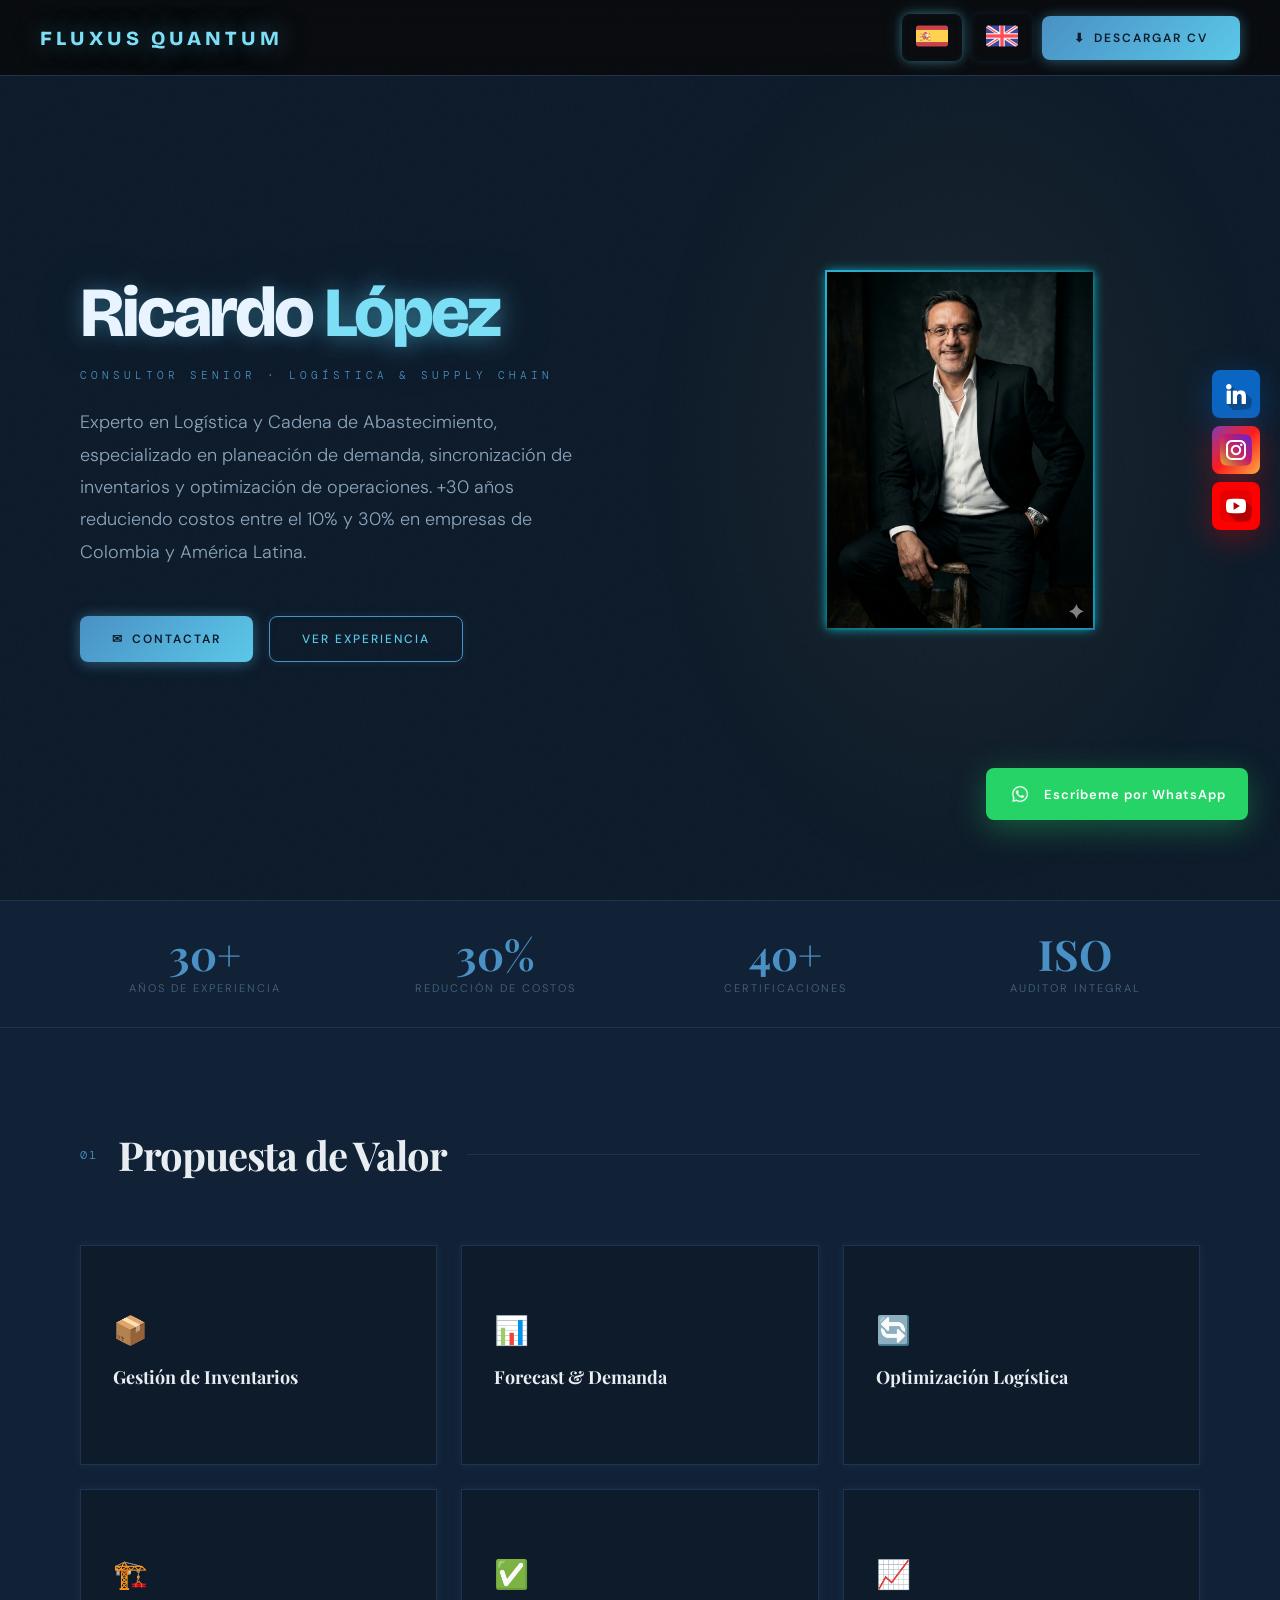
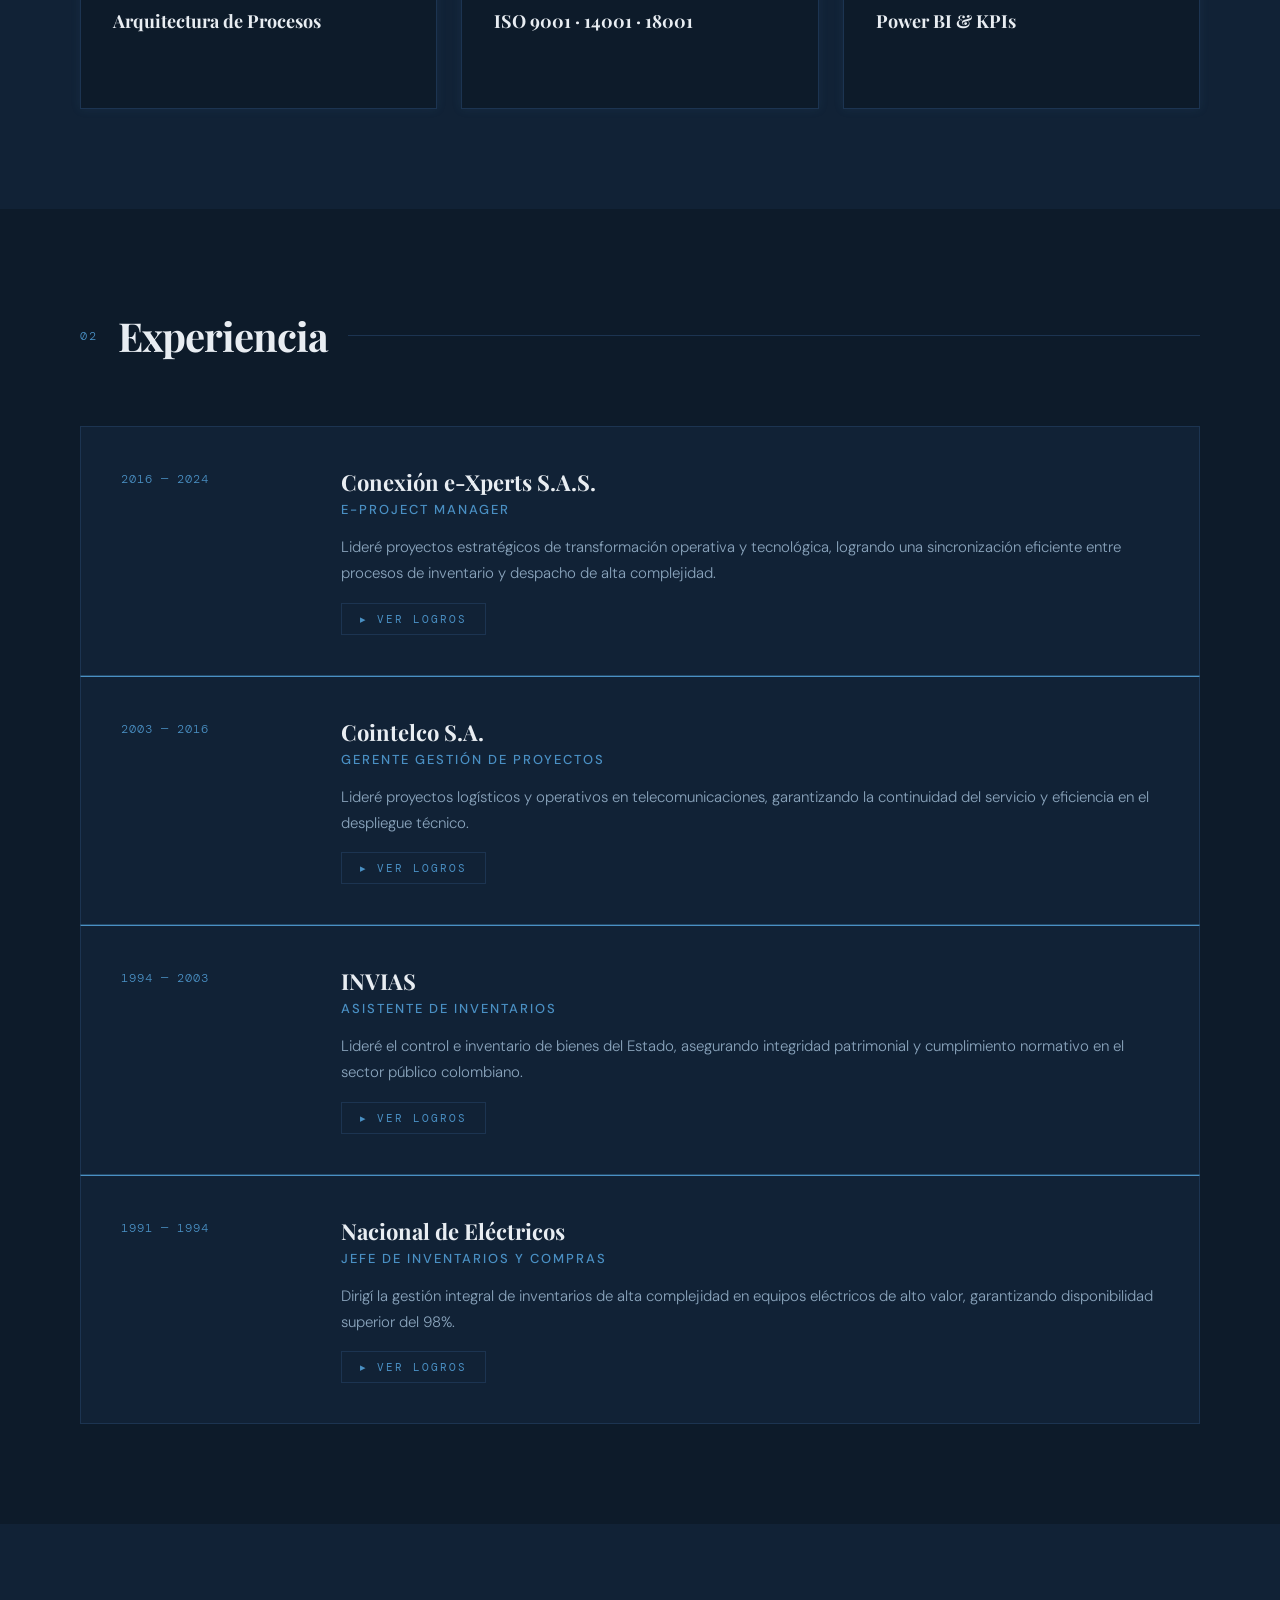
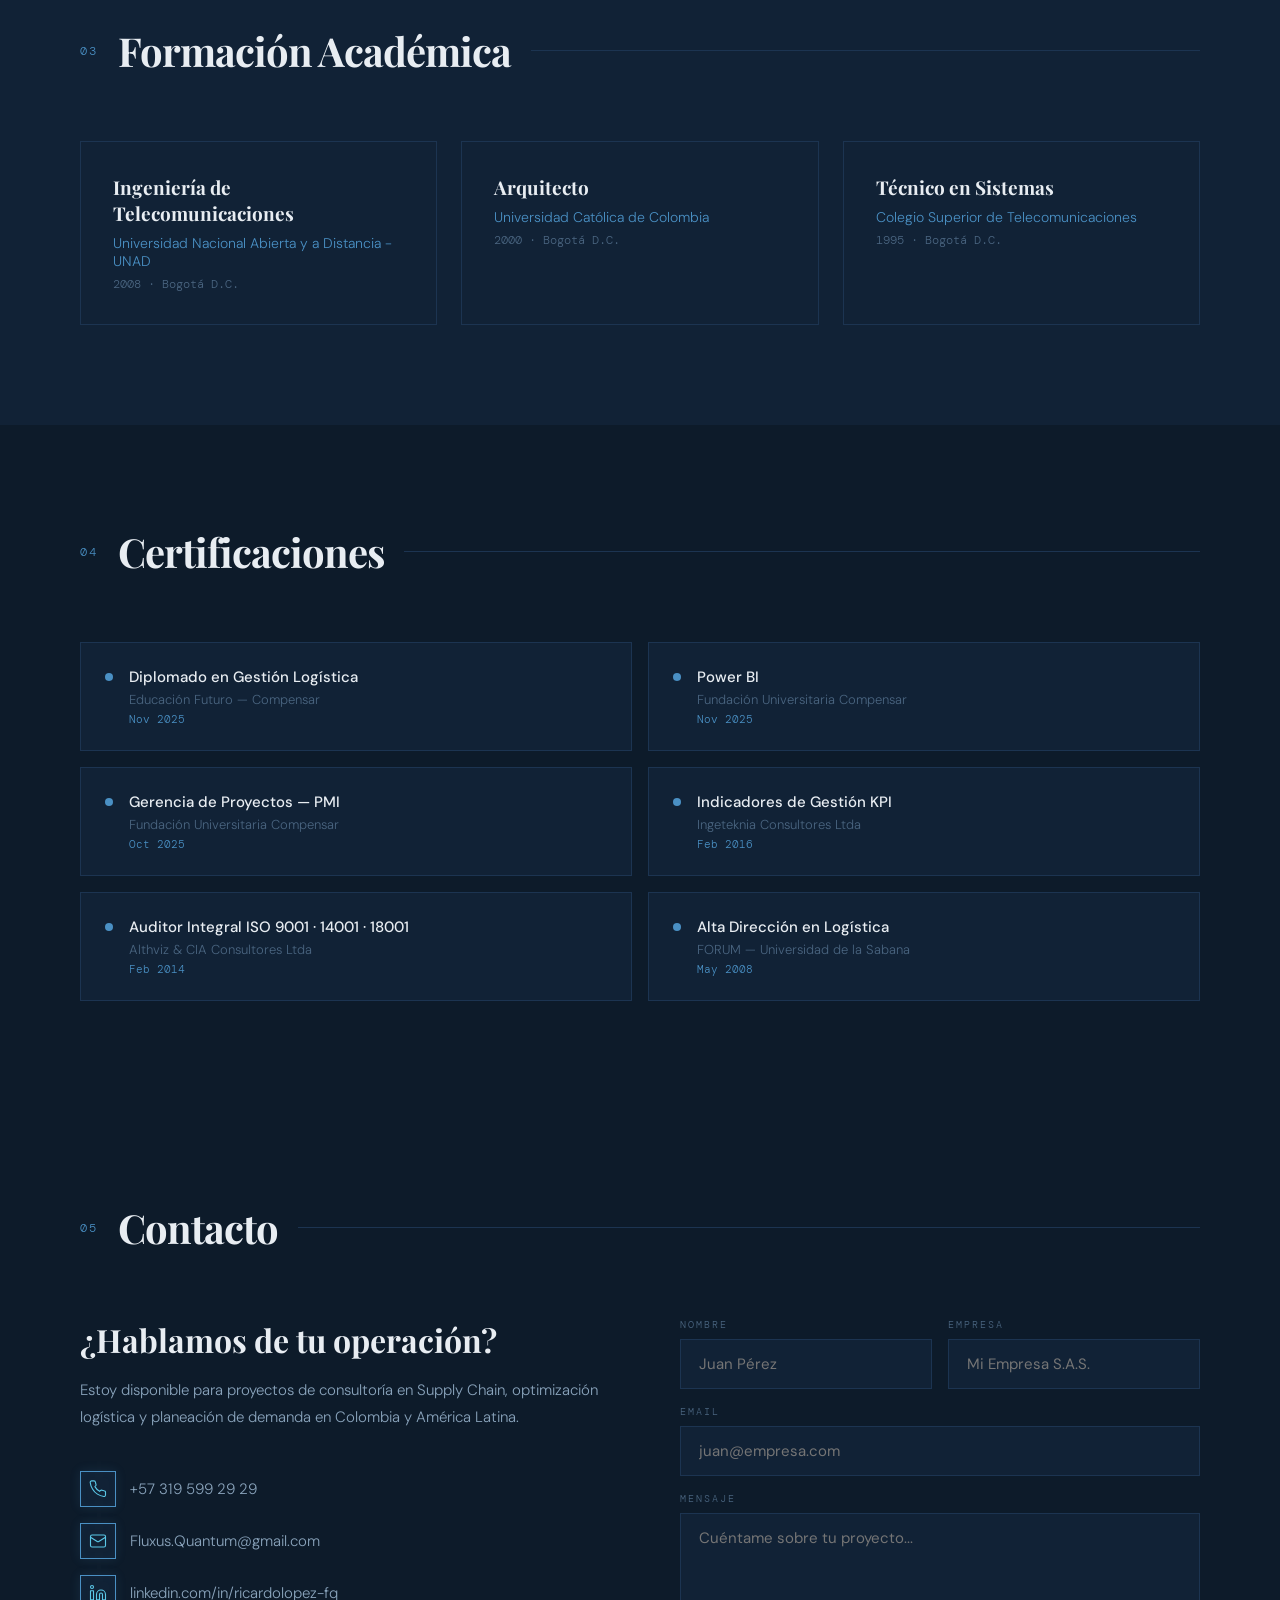
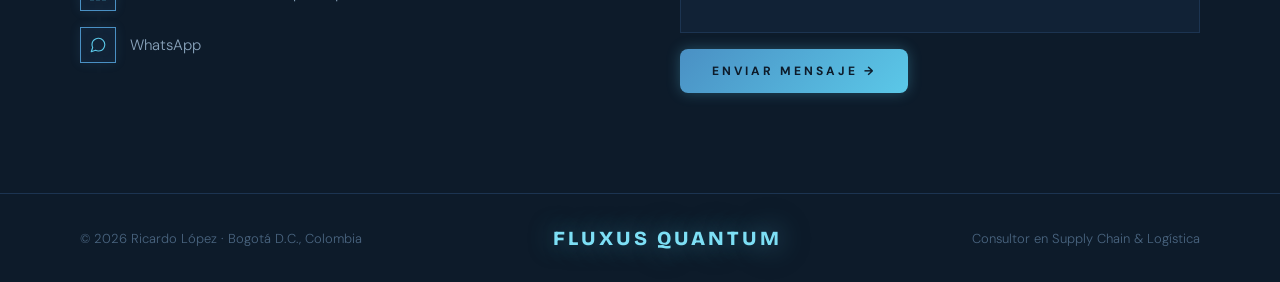
<file: index.html>
<!DOCTYPE html>
<html lang="es">
<head>
<meta charset="UTF-8">
<meta name="viewport" content="width=device-width, initial-scale=1.0">
<title>Ricardo López — Consultor Logístico</title>
<link rel="icon" type="image/svg+xml" href="data:image/svg+xml,<svg xmlns='http://www.w3.org/2000/svg' viewBox='0 0 64 64'><rect width='64' height='64' rx='12' ry='12' fill='%230D1B2A'/><text x='50%25' y='54%25' dominant-baseline='middle' text-anchor='middle' font-family='Georgia,serif' font-size='28' font-weight='900' fill='%235BC8E8'>RL</text></svg>">
<link href="https://fonts.googleapis.com/css2?family=Bricolage+Grotesque:opsz,wght@12..96,400;12..96,700;12..96,800;12..96,900&family=Playfair+Display:wght@400;700;900&family=DM+Sans:wght@300;400;500;600&family=DM+Mono:wght@400;500&display=swap" rel="stylesheet">
<style>
  :root {
    --gold: #4A90C4;
    --gold-light: #6AAED6;
    --gold-dim: #2A6496;
    --dark-bg: #0D1B2A;
    --dark-card: #112236;
    --dark-border: #1C3451;
    --dark-muted: #1E3A55;
    --text-primary: #E8EDF2;
    --text-secondary: #8AA4BC;
    --text-muted: #4A6580;
    --accent-cyan: #5BC8AF;
  }
  * { margin: 0; padding: 0; box-sizing: border-box; }

  html { scroll-behavior: smooth; }

  body {
    background: var(--dark-bg);
    color: var(--text-primary);
    font-family: 'DM Sans', sans-serif;
    font-weight: 300;
    overflow-x: hidden;
  }

  /* ---- NOISE OVERLAY ---- */
  body::before {
    content: '';
    position: fixed;
    inset: 0;
    background-image: url("data:image/svg+xml,%3Csvg viewBox='0 0 256 256' xmlns='http://www.w3.org/2000/svg'%3E%3Cfilter id='noise'%3E%3CfeTurbulence type='fractalNoise' baseFrequency='0.9' numOctaves='4' stitchTiles='stitch'/%3E%3C/filter%3E%3Crect width='100%25' height='100%25' filter='url(%23noise)' opacity='0.04'/%3E%3C/svg%3E");
    pointer-events: none;
    z-index: 0;
    opacity: 0.4;
  }

  /* ---- LANG SWITCHER & DOWNLOAD ---- */
  .top-bar {
    position: fixed;
    top: 0; left: 0; right: 0;
    z-index: 100;
    display: flex;
    justify-content: space-between;
    align-items: center;
    padding: 14px 40px;
    background: rgba(10,10,11,0.85);
    backdrop-filter: blur(12px);
    border-bottom: 1px solid var(--dark-border);
  }

  .brand-mark {
    font-family: 'Bricolage Grotesque', sans-serif;
    font-size: 20px;
    font-weight: 900;
    letter-spacing: 4px;
    color: #7DDFF5;
    text-shadow: 0 0 24px rgba(91,200,232,0.55), 0 0 60px rgba(74,144,196,0.25);
    text-transform: uppercase;
  }

  .top-actions { display: flex; gap: 10px; align-items: center; }

  .lang-btn {
    background: transparent;
    border: 1px solid #4A90C4;
    color: #5BC8E8;
    padding: 6px 14px;
    font-family: 'DM Mono', monospace;
    font-size: 11px;
    letter-spacing: 2px;
    cursor: pointer;
    border-radius: 8px;
    transition: all 0.3s;
    text-transform: uppercase;
    box-shadow: 0 0 10px rgba(74,144,196,0.15), inset 0 0 10px rgba(74,144,196,0.04);
  }
  .lang-btn.active, .lang-btn:hover {
    border-color: #5BC8E8;
    color: #5BC8E8;
    background: rgba(91,200,232,0.06);
    box-shadow: 0 0 10px rgba(91,200,232,0.4), 0 0 20px rgba(91,200,232,0.2), inset 0 0 8px rgba(91,200,232,0.05);
  }

  .download-btn {
    background: linear-gradient(135deg, #4A90C4, #5BC8E8);
    color: #0D1B2A;
    box-shadow: 0 0 14px rgba(91,200,232,0.3), 0 4px 16px rgba(74,144,196,0.2);
    border: none;
    border-radius: 8px;
    padding: 14px 32px;
    font-family: 'DM Sans', sans-serif;
    font-size: 12px;
    font-weight: 600;
    letter-spacing: 2px;
    text-transform: uppercase;
    cursor: pointer;
    text-decoration: none;
    display: inline-flex;
    align-items: center;
    gap: 8px;
    transition: all 0.3s;
  }
  .download-btn:hover { background: var(--gold-light); transform: translateY(-1px); box-shadow: 0 0 20px rgba(91,200,232,0.5); }

  /* ---- HERO ---- */
  .hero {
    min-height: 100vh;
    display: grid;
    grid-template-columns: 1fr 1fr;
    position: relative;
    overflow: hidden;
  }

  .hero-left {
    display: flex;
    flex-direction: column;
    justify-content: center;
    padding: 120px 60px 80px 80px;
    position: relative;
    z-index: 2;
  }

  .hero-eyebrow {
    font-family: 'DM Mono', monospace;
    font-size: 11px;
    letter-spacing: 4px;
    color: var(--gold);
    text-transform: uppercase;
    margin-bottom: 24px;
    opacity: 0;
    animation: fadeUp 0.8s 0.2s forwards;
  }

  .hero-name {
    font-family: 'Bricolage Grotesque', sans-serif;
    font-size: clamp(48px, 5.5vw, 82px);
    font-weight: 900;
    line-height: 1;
    letter-spacing: -3px;
    margin-bottom: 20px;
    opacity: 0;
    animation: fadeUp 0.8s 0.4s forwards;
    white-space: nowrap;
    color: #E8F4FF;
    text-shadow: 0 0 20px rgba(91,200,232,0.35), 0 0 60px rgba(74,144,196,0.15);
  }
  .hero-name span {
    color: #7DDFF5;
    text-shadow: 0 0 24px rgba(91,200,232,0.55), 0 0 60px rgba(74,144,196,0.25);
  }

  .hero-title {
    font-family: 'DM Mono', monospace;
    font-size: 13px;
    letter-spacing: 5px;
    color: var(--text-secondary);
    text-transform: uppercase;
    margin-bottom: 36px;
    opacity: 0;
    animation: fadeUp 0.8s 0.6s forwards;
  }

  .hero-desc {
    font-size: 18px;
    line-height: 1.8;
    color: var(--text-secondary);
    max-width: 620px;
    margin-bottom: 48px;
    opacity: 0;
    animation: fadeUp 0.8s 0.8s forwards;
  }

  .hero-ctas {
    display: flex;
    gap: 16px;
    flex-wrap: wrap;
    opacity: 0;
    animation: fadeUp 0.8s 1s forwards;
  }

  .btn-primary {
    background: linear-gradient(135deg, #4A90C4, #5BC8E8);
    color: #0D1B2A;
    padding: 14px 32px;
    font-size: 12px;
    font-weight: 600;
    letter-spacing: 2px;
    text-transform: uppercase;
    text-decoration: none;
    display: inline-flex;
    align-items: center;
    gap: 8px;
    cursor: pointer;
    border: none;
    border-radius: 8px;
    transition: all 0.3s;
    box-shadow: 0 0 14px rgba(91,200,232,0.3), 0 4px 16px rgba(74,144,196,0.2);
  }
  .btn-primary:hover { background: linear-gradient(135deg, #5BC8E8, #4A90C4); transform: translateY(-2px); box-shadow: 0 0 28px rgba(91,200,232,0.55), 0 8px 24px rgba(74,144,196,0.35); }

  .btn-secondary {
    background: transparent;
    color: #5BC8E8;
    padding: 14px 32px;
    font-size: 12px;
    font-weight: 500;
    letter-spacing: 2px;
    text-transform: uppercase;
    text-decoration: none;
    display: inline-flex;
    align-items: center;
    gap: 8px;
    cursor: pointer;
    border: 1px solid #4A90C4;
    border-radius: 8px;
    transition: all 0.3s;
    box-shadow: 0 0 10px rgba(74,144,196,0.15), inset 0 0 10px rgba(74,144,196,0.04);
  }
  .btn-secondary:hover { border-color: #5BC8E8; color: #7DDFF5; box-shadow: 0 0 20px rgba(91,200,232,0.4), inset 0 0 14px rgba(91,200,232,0.07); transform: translateY(-2px); }

  .hero-right {
    position: relative;
    display: flex;
    align-items: center;
    justify-content: center;
    overflow: hidden;
  }

  .hero-right::before {
    content: '';
    position: absolute;
    inset: 0;
    background: radial-gradient(ellipse at center, rgba(201,168,76,0.08) 0%, transparent 70%);
  }

  .hero-photo-frame {
    position: relative;
    z-index: 2;
    opacity: 0;
    animation: fadeIn 1.2s 0.6s forwards;
  }

  .hero-photo-frame::before {
    content: '';
    position: absolute;
    top: -2px; left: -2px; right: -2px; bottom: -2px;
    background: linear-gradient(135deg, var(--gold) 0%, transparent 50%, var(--gold-dim) 100%);
    z-index: -1;
  }

  .photo-placeholder {
    width: 320px;
    height: 400px;
    background: var(--dark-card);
    display: flex;
    align-items: center;
    justify-content: center;
    font-size: 80px;
    position: relative;
    overflow: hidden;
  }

  .hero-decoration {
    position: absolute;
    font-family: 'Playfair Display', serif;
    font-size: 200px;
    font-weight: 900;
    color: rgba(201,168,76,0.04);
    top: 50%;
    left: 50%;
    transform: translate(-50%,-50%);
    pointer-events: none;
    white-space: nowrap;
  }

  /* ---- STATS BAR ---- */
  .stats-bar {
    background: var(--dark-card);
    border-top: 1px solid var(--dark-border);
    border-bottom: 1px solid var(--dark-border);
    padding: 32px 80px;
    display: grid;
    grid-template-columns: repeat(4, 1fr);
    gap: 40px;
    position: relative;
    z-index: 2;
  }

  .stat-item { text-align: center; }
  .stat-number {
    font-family: 'Playfair Display', serif;
    font-size: 42px;
    font-weight: 700;
    color: var(--gold);
    line-height: 1;
    display: block;
  }
  .stat-label {
    font-size: 11px;
    letter-spacing: 2px;
    color: var(--text-muted);
    text-transform: uppercase;
    margin-top: 6px;
    display: block;
  }

  /* ---- SECTIONS ---- */
  .section {
    padding: 100px 80px;
    position: relative;
    z-index: 2;
  }

  .section-header {
    display: flex;
    align-items: center;
    gap: 20px;
    margin-bottom: 64px;
  }

  .section-number {
    font-family: 'DM Mono', monospace;
    font-size: 12px;
    color: var(--gold);
    letter-spacing: 2px;
  }

  .section-title {
    font-family: 'Playfair Display', serif;
    font-size: 40px;
    font-weight: 700;
    letter-spacing: -1px;
  }

  .section-line {
    flex: 1;
    height: 1px;
    background: var(--dark-border);
  }

  /* ---- EXPERIENCE ---- */
  .experience-grid {
    display: grid;
    gap: 0;
  }

  .exp-item {
    background: var(--dark-card);
    border: 1px solid var(--dark-border);
    border-top: none;
    padding: 40px;
    display: grid;
    grid-template-columns: 180px 1fr;
    gap: 40px;
    transition: border-color 0.3s;
    position: relative;
    overflow: hidden;
  }

  .exp-item::before {
    content: '';
    position: absolute;
    left: 0; top: 0; bottom: 0;
    width: 3px;
    background: var(--gold);
    transform: scaleY(0);
    transition: transform 0.3s;
    transform-origin: bottom;
  }

  .exp-item:first-child { border-top: 1px solid var(--dark-border); }
  .exp-item + .exp-item { border-top: 1px solid #4A90C4; box-shadow: 0 -1px 0 rgba(91,200,232,0.15); }
  .exp-item:hover { border-color: #4A90C4; }
  .exp-item:hover::before { transform: scaleY(1); }

  .exp-period {
    font-family: 'DM Mono', monospace;
    font-size: 12px;
    color: var(--gold);
    letter-spacing: 1px;
    padding-top: 4px;
  }

  .exp-company {
    font-family: 'Playfair Display', serif;
    font-size: 22px;
    font-weight: 700;
    margin-bottom: 4px;
  }

  .exp-role {
    font-size: 13px;
    color: var(--gold);
    letter-spacing: 2px;
    text-transform: uppercase;
    margin-bottom: 16px;
    font-weight: 500;
  }

  .exp-desc {
    font-size: 15px;
    line-height: 1.75;
    color: var(--text-secondary);
  }

  .exp-achievements {
    margin-top: 20px;
    display: flex;
    flex-direction: column;
    gap: 10px;
  }

  .exp-achievement {
    display: flex;
    gap: 12px;
    align-items: flex-start;
    padding: 12px 16px;
    background: rgba(74,144,196,0.05);
    border-left: 2px solid #4A90C4;
    transition: all 0.3s;
  }

  .exp-achievement:hover {
    background: rgba(74,144,196,0.1);
    border-left-color: #5BC8E8;
  }

  .exp-achievement-icon {
    font-size: 14px;
    margin-top: 2px;
    flex-shrink: 0;
  }

  .exp-achievement-text {
    font-size: 14px;
    line-height: 1.65;
    color: var(--text-secondary);
  }

  .exp-achievement-text strong {
    color: #7DDFF5;
    font-weight: 600;
  }

  .exp-toggle {
    margin-top: 16px;
    background: transparent;
    border: 1px solid var(--dark-border);
    color: #4A90C4;
    padding: 8px 18px;
    font-family: 'DM Mono', monospace;
    font-size: 11px;
    letter-spacing: 2px;
    text-transform: uppercase;
    cursor: pointer;
    transition: all 0.3s;
    display: inline-flex;
    align-items: center;
    gap: 8px;
  }

  .exp-toggle:hover {
    border-color: #5BC8E8;
    color: #5BC8E8;
    box-shadow: 0 0 12px rgba(91,200,232,0.2);
  }

  /* ---- SKILLS ---- */
  .skills-section { background: var(--dark-card); }

  .skills-grid {
    display: grid;
    grid-template-columns: repeat(3, 1fr);
    gap: 24px;
  }

  .skill-card {
    border: none;
    background: transparent;
    position: relative;
    height: 220px;
    perspective: 1000px;
    cursor: pointer;
  }

  .skill-card-inner {
    position: relative;
    width: 100%;
    height: 100%;
    transition: transform 0.6s;
    transform-style: preserve-3d;
  }

  .skill-card:hover .skill-card-inner {
    transform: rotateY(180deg);
  }

  .skill-card-front, .skill-card-back {
    position: absolute;
    width: 100%;
    height: 100%;
    -webkit-backface-visibility: hidden;
    backface-visibility: hidden;
    padding: 32px;
    border: 1px solid var(--dark-border);
    background: var(--dark-bg);
    box-shadow: 0 0 10px rgba(74,144,196,0.1);
  }

  .skill-card-inner {
    position: relative;
    width: 100%;
    height: 100%;
    transition: transform 0.6s;
    transform-style: preserve-3d;
    -webkit-transform-style: preserve-3d;
  }

  .skill-card:hover .skill-card-inner {
    transform: rotateY(180deg);
    -webkit-transform: rotateY(180deg);
  }

  .skill-card-back {
    -webkit-transform: rotateY(180deg);
    transform: rotateY(180deg);
  }

  .skill-card-front {
    display: flex;
    flex-direction: column;
    justify-content: center;
  }

  .skill-card-back {
    transform: rotateY(180deg);
    background: var(--dark-card);
    border-color: #4A90C4;
    box-shadow: 0 0 20px rgba(91,200,232,0.2), inset 0 0 14px rgba(74,144,196,0.05);
    display: flex;
    flex-direction: column;
    justify-content: center;
  }

  .skill-icon { font-size: 28px; margin-bottom: 16px; display: block; }
  .skill-name {
    font-family: 'Playfair Display', serif;
    font-size: 18px;
    font-weight: 700;
    margin-bottom: 10px;
  }
  .skill-desc { font-size: 14px; color: var(--text-secondary); line-height: 1.65; }
  .skill-card-back p.skill-desc[data-lang] { display: none; }
  .skill-card-back p.skill-desc[data-lang].active { display: block; }
  
  /* ---- CERTIFICATIONS ---- */
  .certs-grid {
    display: grid;
    grid-template-columns: repeat(2, 1fr);
    gap: 16px;
  }

  .cert-item {
    display: flex;
    align-items: flex-start;
    gap: 16px;
    padding: 24px;
    background: var(--dark-card);
    border: 1px solid var(--dark-border);
    transition: border-color 0.3s;
  }

  .cert-item:hover { border-color: var(--gold-dim); }

  .cert-dot {
    width: 8px; height: 8px;
    background: var(--gold);
    border-radius: 50%;
    margin-top: 6px;
    flex-shrink: 0;
  }

  .cert-name { font-size: 15px; font-weight: 500; margin-bottom: 4px; }
  .cert-inst { font-size: 13px; color: var(--text-muted); }
  .cert-date { font-family: 'DM Mono', monospace; font-size: 11px; color: var(--gold); margin-top: 4px; }

  /* ---- EDUCATION ---- */
  .edu-grid {
    display: grid;
    grid-template-columns: repeat(3, 1fr);
    gap: 24px;
  }

  .edu-card {
    padding: 32px;
    border: 1px solid var(--dark-border);
    background: var(--dark-card);
    transition: all 0.3s;
  }
  .edu-card:hover { border-color: var(--gold-dim); }

  .edu-degree {
    font-family: 'Playfair Display', serif;
    font-size: 19px;
    font-weight: 700;
    margin-bottom: 8px;
  }
  .edu-inst { font-size: 14px; color: var(--gold); margin-bottom: 6px; }
  .edu-year { font-family: 'DM Mono', monospace; font-size: 12px; color: var(--text-muted); }

  /* ---- CONTACT ---- */
  .contact-section { background: var(--dark-bg); }

  .contact-grid {
    display: grid;
    grid-template-columns: 1fr 1fr;
    gap: 80px;
    align-items: start;
  }

  .contact-info h3 {
    font-family: 'Playfair Display', serif;
    font-size: 32px;
    margin-bottom: 16px;
  }

  .contact-info p {
    font-size: 15px;
    color: var(--text-secondary);
    line-height: 1.8;
    margin-bottom: 40px;
  }

  .contact-links { display: flex; flex-direction: column; gap: 16px; }

  .contact-link {
    display: flex;
    align-items: center;
    gap: 14px;
    font-size: 15px;
    color: var(--text-secondary);
    text-decoration: none;
    transition: all 0.3s;
  }
  .contact-link-icon { width: 36px; height: 36px; background: var(--dark-card); border: 1px solid #4A90C4; display: flex; align-items: center; justify-content: center; font-size: 16px; box-shadow: 0 0 10px rgba(74,144,196,0.15), inset 0 0 10px rgba(74,144,196,0.04); transition: all 0.3s; }
  .contact-link:hover { color: #5BC8E8; text-shadow: 0 0 10px rgba(91,200,232,0.6); }
  .contact-link:hover .contact-link-icon { border-color: #5BC8E8; box-shadow: 0 0 20px rgba(91,200,232,0.4), inset 0 0 14px rgba(91,200,232,0.07); }

  /* ---- FORM ---- */
  .contact-form { display: flex; flex-direction: column; gap: 16px; }

  .form-row { display: grid; grid-template-columns: 1fr 1fr; gap: 16px; }

  .form-group { display: flex; flex-direction: column; gap: 8px; }

  .form-label {
    font-family: 'DM Mono', monospace;
    font-size: 10px;
    letter-spacing: 2px;
    text-transform: uppercase;
    color: var(--text-muted);
  }

  .form-input, .form-textarea {
    background: var(--dark-card);
    border: 1px solid var(--dark-border);
    color: var(--text-primary);
    padding: 14px 18px;
    font-family: 'DM Sans', sans-serif;
    font-size: 15px;
    transition: border-color 0.25s;
    outline: none;
    resize: none;
  }

  .form-input:focus, .form-textarea:focus { border-color: var(--gold); }
  .form-textarea { min-height: 120px; }

  .form-submit {
    background: linear-gradient(135deg, #4A90C4, #5BC8E8);
    color: #0D1B2A;
    border: none;
    padding: 14px 32px;
    font-family: 'DM Sans', sans-serif;
    font-size: 12px;
    font-weight: 700;
    letter-spacing: 3px;
    text-transform: uppercase;
    cursor: pointer;
    border-radius: 8px;
    transition: all 0.3s;
    align-self: flex-start;
    box-shadow: 0 0 14px rgba(91,200,232,0.3);
  }
  .form-submit:hover { background: linear-gradient(135deg, #5BC8E8, #4A90C4); transform: translateY(-2px); box-shadow: 0 0 28px rgba(91,200,232,0.55); }

  .form-success {
    display: none;
    background: rgba(78,205,196,0.1);
    border: 1px solid var(--accent-cyan);
    color: var(--accent-cyan);
    padding: 16px;
    font-size: 14px;
    text-align: center;
  }

/* ---- SOCIAL FLOAT ---- */
  .social-float {
    position: fixed;
    right: 20px;
    top: 50%;
    transform: translateY(-50%);
    display: flex;
    flex-direction: column;
    gap: 8px;
    z-index: 200;
  }

  .social-float-btn {
    width: 48px;
    height: 48px;
    display: flex;
    align-items: center;
    justify-content: center;
    text-decoration: none;
    border-radius: 8px;
    border: none;
    transition: all 0.3s;
    animation: pulse 2.5s infinite;
  }

  .social-float-btn.linkedin { background: #0A66C2; box-shadow: 0 8px 32px rgba(10,102,194,0.4); }
  .social-float-btn.instagram { background: linear-gradient(135deg, #833ab4, #fd1d1d, #fcb045); box-shadow: 0 8px 32px rgba(253,29,29,0.35); }
  .social-float-btn.youtube { background: #FF0000; box-shadow: 0 8px 32px rgba(255,0,0,0.35); }

  .social-float-btn:hover { transform: translateX(4px) scale(1.08); animation: none; }
  .social-float-btn.linkedin:hover { box-shadow: 0 12px 40px rgba(10,102,194,0.6); }
  .social-float-btn.instagram:hover { box-shadow: 0 12px 40px rgba(253,29,29,0.55); }
  .social-float-btn.youtube:hover { box-shadow: 0 12px 40px rgba(255,0,0,0.55); }
  
  /* ---- WHATSAPP FLOAT ---- */
  .whatsapp-float {
    position: fixed;
    bottom: 80px;
    right: 32px;
    z-index: 200;
    display: flex;
    align-items: center;
    gap: 12px;
    background: #25D366;
    color: white;
    padding: 14px 22px;
    text-decoration: none;
    font-size: 13px;
    font-weight: 600;
    letter-spacing: 1px;
    box-shadow: 0 8px 32px rgba(37,211,102,0.35);
    border-radius: 8px;
    transition: all 0.3s;
    animation: pulse 2.5s infinite;
  }

  .whatsapp-float:hover {
    background: #1ebe5a;
    transform: translateY(-3px);
    box-shadow: 0 12px 40px rgba(37,211,102,0.5);
    animation: none;
  }

  .whatsapp-icon { font-size: 20px; }

  @keyframes pulse {
    0%, 100% { box-shadow: 0 8px 32px rgba(37,211,102,0.35); }
    50% { box-shadow: 0 8px 48px rgba(37,211,102,0.6); }
  }

  /* ---- FOOTER ---- */
  footer {
    border-top: 1px solid var(--dark-border);
    padding: 32px 80px;
    display: flex;
    justify-content: space-between;
    align-items: center;
    position: relative;
    z-index: 2;
  }

  footer p { font-size: 13px; color: var(--text-muted); }
  .footer-brand { font-family: 'Bricolage Grotesque', sans-serif; font-size: 20px; font-weight: 900; color: #7DDFF5; letter-spacing: 3px; text-shadow: 0 0 24px rgba(91,200,232,0.55), 0 0 60px rgba(74,144,196,0.25); }

  /* ---- ANIMATIONS ---- */
  @keyframes fadeUp {
    from { opacity: 0; transform: translateY(24px); }
    to { opacity: 1; transform: translateY(0); }
  }

  @keyframes fadeIn {
    from { opacity: 0; } to { opacity: 1; }
  }

  /* ---- RESPONSIVE ---- */
  @media (max-width: 1024px) {
    .hero { grid-template-columns: 1fr; }
    .hero-left { padding: 120px 40px 60px; }
    .hero-right { display: flex; justify-content: center; padding: 20px 0; }
.hero-photo-frame { width: 180px; }
    .stats-bar { padding: 32px 40px; grid-template-columns: repeat(2, 1fr); }
    .section { padding: 80px 40px; }
    .skills-grid { grid-template-columns: 1fr 1fr; }
    .contact-grid { grid-template-columns: 1fr; gap: 48px; }
    .edu-grid { grid-template-columns: 1fr 1fr; }
    footer { padding: 24px 40px; flex-direction: column; gap: 12px; text-align: center; }
    .top-bar { padding: 14px 20px; }
  }

  @media (max-width: 640px) {
    .skills-grid, .edu-grid, .certs-grid { grid-template-columns: 1fr; }
    .exp-item { grid-template-columns: 1fr; gap: 8px; }
    .form-row { grid-template-columns: 1fr; }
    .stats-bar { grid-template-columns: 1fr 1fr; padding: 24px; }
    .hero-name { font-size: 52px; }
    .brand-mark { display: none; }
    .top-bar { padding: 12px 16px; }
  }

  /* HIDDEN by language */
  [data-lang] { display: none; }
  span[data-lang].active { display: inline; }
  p[data-lang].active { display: block; }
  div[data-lang].active { display: block; }
  .stat-label[data-lang].active { display: block; }
  .exp-desc[data-lang].active { display: block; }
  .skill-desc[data-lang].active { display: block; }
</style>
</head>
<body>

<!-- TOP BAR -->
<header class="top-bar">
  <span class="brand-mark">Fluxus Quantum</span>
  <div class="top-actions">
    <button class="lang-btn active" onclick="window.setLang && window.setLang('es')" id="lang-es" style="cursor:pointer; border:none; background:none;">
      <img src="espana.png" alt="Español" style="width:32px; height:auto;">
    </button>
    <button class="lang-btn" onclick="window.setLang && window.setLang('en')" id="lang-en" style="cursor:pointer; border:none; background:none;">
      <img src="britanica.png" alt="English" style="width:32px; height:auto;">
    </button>
    <a href="cv-es_ricardo_lopez_2026.pdf" id="download-link" class="download-btn" download>
    ⬇ <span data-lang="es" class="active">Descargar CV</span><span data-lang="en">Download CV</span>
</a>
  </div>
</header>

<!-- HERO -->
<section class="hero">
  <div class="hero-left">
    <h1 class="hero-name">Ricardo <span>López</span></h1>
    <p class="hero-eyebrow">
      <span data-lang="es" class="active">Consultor Senior · Logística & Supply Chain</span>
      <span data-lang="en">Senior Consultant · Logistics & Supply Chain</span>
    </p>
    <p class="hero-desc">
      <span data-lang="es" class="active">Experto en Logística y Cadena de Abastecimiento, especializado en planeación de demanda, sincronización de inventarios y optimización de operaciones. +30 años reduciendo costos entre el 10% y 30% en empresas de Colombia y América Latina.</span>
      <span data-lang="en">Expert in Logistics and Supply Chain, specialized in demand planning, inventory synchronization and operations optimization. 30+ years reducing costs between 10% and 30% across Colombia and Latin America.</span>
    </p>
    <div class="hero-ctas">
      <a href="#contacto" class="btn-primary">
        ✉ <span data-lang="es" class="active">Contactar</span><span data-lang="en">Get in Touch</span>
      </a>
      <a href="#experiencia" class="btn-secondary">
        <span data-lang="es" class="active">Ver Experiencia</span><span data-lang="en">View Experience</span>
      </a>
    </div>
  </div>
  <div class="hero-right">
    <div class="hero-decoration">RL</div>
    <div class="hero-photo-frame">
    <div style="width: 266px; margin: 0 auto;">
    <img src="fcv_ricardo_lopez_perfil.png" alt="Ricardo López" style="width: 100%; height: auto; display: block; object-fit: contain; filter: drop-shadow(0 0 6px rgba(0, 242, 255, 0.8)); border: none; box-shadow: none;">
</div>
</div>
</div>
  </div>
</section>

<!-- STATS -->
<div class="stats-bar">
  <div class="stat-item">
    <span class="stat-number">30+</span>
    <span class="stat-label" data-lang="es" style="display:block">Años de Experiencia</span>
    <span class="stat-label" data-lang="en">Years of Experience</span>
  </div>
  <div class="stat-item">
    <span class="stat-number">30%</span>
    <span class="stat-label" data-lang="es" style="display:block">Reducción de Costos</span>
    <span class="stat-label" data-lang="en">Cost Reduction</span>
  </div>
  <div class="stat-item">
    <span class="stat-number">40+</span>
    <span class="stat-label" data-lang="es" style="display:block">Certificaciones</span>
    <span class="stat-label" data-lang="en">Certifications</span>
  </div>
  <div class="stat-item">
    <span class="stat-number">ISO</span>
    <span class="stat-label" data-lang="es" style="display:block">Auditor Integral</span>
    <span class="stat-label" data-lang="en">Integral Auditor</span>
  </div>
</div>

<!-- PROPUESTA DE VALOR / SKILLS -->
<section class="section skills-section" id="habilidades">
  <div class="section-header">
    <span class="section-number">01</span>
    <h2 class="section-title">
      <span data-lang="es" class="active">Propuesta de Valor</span>
      <span data-lang="en">Value Proposition</span>
    </h2>
    <div class="section-line"></div>
  </div>

  <div class="skills-grid">
    <div class="skill-card">
      <div class="skill-card-inner">
        <div class="skill-card-front">
          <span class="skill-icon">📦</span>
          <div class="skill-name">
            <span data-lang="es" class="active">Gestión de Inventarios</span>
            <span data-lang="en">Inventory Management</span>
          </div>
        </div>
        <div class="skill-card-back">
          <p class="skill-desc active" data-lang="es">Diseño de modelos de control de stock, sincronización de inventarios y eliminación de rupturas de supply. Precisión física vs. sistema.</p>
          <p class="skill-desc" data-lang="en">Stock control model design, inventory synchronization and supply shortage elimination. Physical vs. system accuracy.</p>
        </div>
      </div>
    </div>
    <div class="skill-card">
      <div class="skill-card-inner">
        <div class="skill-card-front">
          <span class="skill-icon">📊</span>
          <div class="skill-name">
            <span data-lang="es" class="active">Forecast & Demanda</span>
            <span data-lang="en">Forecast & Demand</span>
          </div>
        </div>
        <div class="skill-card-back">
          <p class="skill-desc active" data-lang="es">Modelos de forecast precisos para la planeación del abastecimiento estratégico basado en análisis de variaciones de ventas y estacionalidad.</p>
          <p class="skill-desc" data-lang="en">Precise forecast models for strategic supply planning based on sales variation and seasonality analysis.</p>
        </div>
      </div>
    </div>
    <div class="skill-card">
      <div class="skill-card-inner">
        <div class="skill-card-front">
          <span class="skill-icon">🔄</span>
          <div class="skill-name">
            <span data-lang="es" class="active">Optimización Logística</span>
            <span data-lang="en">Logistics Optimization</span>
          </div>
        </div>
        <div class="skill-card-back">
          <p class="skill-desc active" data-lang="es">Sincronización entre centros de distribución y clientes. Reducción de costos logísticos entre 10% y 30% mediante monitoreo de KPIs operativos.</p>
          <p class="skill-desc" data-lang="en">Synchronization between distribution centers and customers. Logistics cost reduction of 10–30% through operational KPI monitoring.</p>
        </div>
      </div>
    </div>
    <div class="skill-card">
      <div class="skill-card-inner">
        <div class="skill-card-front">
          <span class="skill-icon">🏗️</span>
          <div class="skill-name">
            <span data-lang="es" class="active">Arquitectura de Procesos</span>
            <span data-lang="en">Process Architecture</span>
          </div>
        </div>
        <div class="skill-card-back">
          <p class="skill-desc active" data-lang="es">Diseño de flujos de trabajo end-to-end para transformación operativa. Implementación de metodologías PMI en proyectos de alta complejidad.</p>
          <p class="skill-desc" data-lang="en">End-to-end workflow design for operational transformation. PMI methodology implementation on high-complexity projects.</p>
        </div>
      </div>
    </div>
    <div class="skill-card">
      <div class="skill-card-inner">
        <div class="skill-card-front">
          <span class="skill-icon">✅</span>
          <div class="skill-name">ISO 9001 · 14001 · 18001</div>
        </div>
        <div class="skill-card-back">
          <p class="skill-desc active" data-lang="es">Auditor integral certificado. Implementación y mantenimiento de sistemas de gestión de calidad, ambiental y seguridad ocupacional.</p>
          <p class="skill-desc" data-lang="en">Certified integral auditor. Implementation and maintenance of quality, environmental and occupational safety management systems.</p>
        </div>
      </div>
    </div>
    <div class="skill-card">
      <div class="skill-card-inner">
        <div class="skill-card-front">
          <span class="skill-icon">📈</span>
          <div class="skill-name">Power BI & KPIs</div>
        </div>
        <div class="skill-card-back">
          <p class="skill-desc active" data-lang="es">Diseño de dashboards estratégicos y sistemas de indicadores de gestión para la toma de decisiones ejecutivas en tiempo real.</p>
          <p class="skill-desc" data-lang="en">Strategic dashboard design and management indicator systems for real-time executive decision-making.</p>
        </div>
      </div>
    </div>
  </div>
</section>

  <!-- EXPERIENCIA -->
<section class="section" id="experiencia">
  <div class="section-header">
    <span class="section-number">02</span>
    <h2 class="section-title">
      <span data-lang="es" class="active">Experiencia</span>
      <span data-lang="en">Experience</span>
    </h2>
    <div class="section-line"></div>
  </div>

  <div class="experience-grid">

    <div class="exp-item">
      <div>
        <div class="exp-period">2016 — 2024</div>
      </div>
      <div>
        <div class="exp-company">Conexión e-Xperts S.A.S.</div>
        <div class="exp-role">e-Project Manager</div>
        <p class="exp-desc active" data-lang="es">Lideré proyectos estratégicos de transformación operativa y tecnológica, logrando una sincronización eficiente entre procesos de inventario y despacho de alta complejidad.</p>
        <p class="exp-desc" data-lang="en">Led strategic operational and technology transformation projects, achieving efficient synchronization between high-complexity inventory and dispatch processes.</p>
        <div class="exp-achievements" id="ach-expers" style="display:none">
          <div class="exp-achievement"><span class="exp-achievement-icon">🚀</span><span class="exp-achievement-text" data-lang="es" style="display:block"><strong>Transformación Logística:</strong> Lideré proyectos de transformación operativa y tecnológica, sincronizando procesos de inventario y despacho de alta complejidad.</span><span class="exp-achievement-text" data-lang="en" style="display:none"><strong>Logistics Transformation:</strong> Led operational and technology transformation projects, synchronizing high-complexity inventory and dispatch processes.</span></div>
          <div class="exp-achievement"><span class="exp-achievement-icon">📊</span><span class="exp-achievement-text" data-lang="es" style="display:block"><strong>Data-Driven Decisions:</strong> Implementé metodologías ágiles y sistemas de control de gestión con seguimiento riguroso de KPIs y métricas de desempeño.</span><span class="exp-achievement-text" data-lang="en" style="display:none"><strong>Data-Driven Decisions:</strong> Implemented agile methodologies and management control systems with rigorous KPI and performance metric tracking.</span></div>
          <div class="exp-achievement"><span class="exp-achievement-icon">💻</span><span class="exp-achievement-text" data-lang="es" style="display:block"><strong>Transformación Tecnológica:</strong> Supervisé la implementación de software de control logístico, optimizando la visibilidad de la cadena de suministro.</span><span class="exp-achievement-text" data-lang="en" style="display:none"><strong>Technology Transformation:</strong> Oversaw logistics control software implementation, optimizing supply chain visibility and operational precision.</span></div>
          <div class="exp-achievement"><span class="exp-achievement-icon">💰</span><span class="exp-achievement-text" data-lang="es" style="display:block"><strong>Resultados Financieros:</strong> Alcancé ahorros operativos superiores al <strong>10%</strong> en proyectos de gran escala, garantizando ROI positivo para las operaciones intervenidas.</span><span class="exp-achievement-text" data-lang="en" style="display:none"><strong>Financial Results:</strong> Achieved operational savings above <strong>10%</strong> on large-scale projects, ensuring positive ROI for all interventions.</span></div>
          <div class="exp-achievement"><span class="exp-achievement-icon">👥</span><span class="exp-achievement-text" data-lang="es" style="display:block"><strong>Liderazgo Ágil:</strong> Dirigí equipos en entornos dinámicos, fomentando la mejora continua y la agilidad operativa para cumplir estándares de calidad.</span><span class="exp-achievement-text" data-lang="en" style="display:none"><strong>Agile Leadership:</strong> Led teams in dynamic environments, promoting continuous improvement and operational agility to meet quality standards.</span></div>
        </div>
        <button class="exp-toggle ach-btn" data-target="ach-expers">
          <span class="btn-ach-es">▸ Ver Logros</span><span class="btn-ach-en" style="display:none">▸ View Achievements</span>
        </button>
      </div>
    </div>

    <div class="exp-item">
      <div>
        <div class="exp-period">2003 — 2016</div>
      </div>
      <div>
        <div class="exp-company">Cointelco S.A.</div>
        <div class="exp-role">
          <span data-lang="es" class="active">Gerente Gestión de Proyectos</span>
          <span data-lang="en">Project Management Director</span>
        </div>
        <p class="exp-desc active" data-lang="es">Lideré proyectos logísticos y operativos en telecomunicaciones, garantizando la continuidad del servicio y eficiencia en el despliegue técnico.</p>
        <p class="exp-desc" data-lang="en">Led logistics and operational projects in telecommunications, ensuring service continuity and technical deployment efficiency.</p>
        <div class="exp-achievements" id="ach-cointelco" style="display:none">
          <div class="exp-achievement"><span class="exp-achievement-icon">🏗️</span><span class="exp-achievement-text" data-lang="es" style="display:block"><strong>Infraestructura y Operaciones:</strong> Lideré proyectos logísticos en telecomunicaciones, garantizando continuidad del servicio y eficiencia en el despliegue técnico.</span><span class="exp-achievement-text" data-lang="en" style="display:none"><strong>Infrastructure & Operations:</strong> Led logistics projects in telecommunications, ensuring service continuity and technical deployment efficiency.</span></div>
          <div class="exp-achievement"><span class="exp-achievement-icon">⚙️</span><span class="exp-achievement-text" data-lang="es" style="display:block"><strong>Optimización de Recursos:</strong> Implementé estrategias de gestión de inventarios y activos críticos, reduciendo tiempos de respuesta y optimizando asignación de recursos en campo.</span><span class="exp-achievement-text" data-lang="en" style="display:none"><strong>Resource Optimization:</strong> Implemented inventory and critical asset management strategies, reducing response times and optimizing field resource allocation.</span></div>
          <div class="exp-achievement"><span class="exp-achievement-icon">👷</span><span class="exp-achievement-text" data-lang="es" style="display:block"><strong>Coordinación de Equipos:</strong> Dirigí equipos multidisciplinarios y gestioné contratistas, asegurando cumplimiento de estándares técnicos y normativos.</span><span class="exp-achievement-text" data-lang="en" style="display:none"><strong>Team Coordination:</strong> Led multidisciplinary teams and managed contractors, ensuring compliance with technical and regulatory standards.</span></div>
          <div class="exp-achievement"><span class="exp-achievement-icon">📈</span><span class="exp-achievement-text" data-lang="es" style="display:block"><strong>Control de KPIs:</strong> Supervisé indicadores clave operativos, ejecutando planes de acción correctiva para minimizar riesgos y maximizar rentabilidad.</span><span class="exp-achievement-text" data-lang="en" style="display:none"><strong>KPI Control:</strong> Monitored key operational indicators, executing corrective action plans to minimize risks and maximize profitability.</span></div>
          <div class="exp-achievement"><span class="exp-achievement-icon">🔗</span><span class="exp-achievement-text" data-lang="es" style="display:block"><strong>Logística de Servicios:</strong> Coordiné la logística de mantenimiento de redes, sincronizando actividades de campo con metas comerciales y disponibilidad de insumos.</span><span class="exp-achievement-text" data-lang="en" style="display:none"><strong>Service Logistics:</strong> Coordinated network maintenance logistics, synchronizing field activities with commercial goals and supply availability.</span></div>
        </div>
        <button class="exp-toggle ach-btn" data-target="ach-cointelco">
          <span class="btn-ach-es">▸ Ver Logros</span><span class="btn-ach-en" style="display:none">▸ View Achievements</span>
        </button>
      </div>
    </div>

    <div class="exp-item">
      <div>
        <div class="exp-period">1994 — 2003</div>
      </div>
      <div>
        <div class="exp-company">INVIAS</div>
        <div class="exp-role">
          <span data-lang="es" class="active">Asistente de Inventarios</span>
          <span data-lang="en">Inventory Assistant</span>
        </div>
        <p class="exp-desc active" data-lang="es">Lideré el control e inventario de bienes del Estado, asegurando integridad patrimonial y cumplimiento normativo en el sector público colombiano.</p>
        <p class="exp-desc" data-lang="en">Led State asset control and inventory, ensuring asset integrity and regulatory compliance in the Colombian public sector.</p>
        <div class="exp-achievements" id="ach-invias" style="display:none">
          <div class="exp-achievement"><span class="exp-achievement-icon">🏛️</span><span class="exp-achievement-text" data-lang="es" style="display:block"><strong>Administración de Activos:</strong> Lideré el control, inventario y trazabilidad integral de bienes muebles e inmuebles, asegurando integridad patrimonial del Estado.</span><span class="exp-achievement-text" data-lang="en" style="display:none"><strong>Asset Administration:</strong> Led control, inventory and comprehensive traceability of movable and immovable State assets, ensuring patrimonial integrity.</span></div>
          <div class="exp-achievement"><span class="exp-achievement-icon">🔍</span><span class="exp-achievement-text" data-lang="es" style="display:block"><strong>Auditoría y Valorización:</strong> Diseñé procesos de auditoría periódica y avalúo de activos, garantizando consistencia contable y uso eficiente de recursos del Estado.</span><span class="exp-achievement-text" data-lang="en" style="display:none"><strong>Audit & Valuation:</strong> Designed periodic audit processes and asset appraisal, ensuring accounting consistency and efficient use of State resources.</span></div>
          <div class="exp-achievement"><span class="exp-achievement-icon">📋</span><span class="exp-achievement-text" data-lang="es" style="display:block"><strong>Trazabilidad y Normativa:</strong> Establecí protocolos rigurosos de registro para asegurar transparencia en la gestión de bienes y facilitar la rendición de cuentas.</span><span class="exp-achievement-text" data-lang="en" style="display:none"><strong>Traceability & Compliance:</strong> Established rigorous registration protocols to ensure transparency in asset management and facilitate accountability.</span></div>
          <div class="exp-achievement"><span class="exp-achievement-icon">💡</span><span class="exp-achievement-text" data-lang="es" style="display:block"><strong>Optimización de Recursos:</strong> Identifiqué y corregí desviaciones en el uso de bienes, maximizando vida útil de activos y promoviendo eficiencia institucional.</span><span class="exp-achievement-text" data-lang="en" style="display:none"><strong>Resource Optimization:</strong> Identified and corrected asset usage deviations, maximizing asset lifespan and promoting institutional efficiency.</span></div>
          <div class="exp-achievement"><span class="exp-achievement-icon">🗄️</span><span class="exp-achievement-text" data-lang="es" style="display:block"><strong>Sistemas de Información:</strong> Desarrollé sistemas de control patrimonial, mejorando disponibilidad de datos para toma de decisiones administrativas y financieras.</span><span class="exp-achievement-text" data-lang="en" style="display:none"><strong>Information Systems:</strong> Developed patrimonial control systems, improving data availability for administrative and financial decision-making.</span></div>
        </div>
        <button class="exp-toggle ach-btn" data-target="ach-invias">
          <span class="btn-ach-es">▸ Ver Logros</span><span class="btn-ach-en" style="display:none">▸ View Achievements</span>
        </button>
      </div>
    </div>

    <div class="exp-item">
      <div>
        <div class="exp-period">1991 — 1994</div>
      </div>
      <div>
        <div class="exp-company">Nacional de Eléctricos</div>
        <div class="exp-role">
          <span data-lang="es" class="active">Jefe de Inventarios y Compras</span>
          <span data-lang="en">Head of Inventory & Procurement</span>
        </div>
        <p class="exp-desc active" data-lang="es">Dirigí la gestión integral de inventarios de alta complejidad en equipos eléctricos de alto valor, garantizando disponibilidad superior del 98%.</p>
        <p class="exp-desc" data-lang="en">Led high-complexity inventory management for high-value electrical equipment, guaranteeing over 98% availability.</p>
        <div class="exp-achievements" id="ach-electricos" style="display:none">
          <div class="exp-achievement"><span class="exp-achievement-icon">⚡</span><span class="exp-achievement-text" data-lang="es" style="display:block"><strong>Liderazgo en Supply Chain:</strong> Dirigí inventarios de alta complejidad en equipos eléctricos de alto valor y baja rotación, garantizando disponibilidad superior al <strong>98%</strong>.</span><span class="exp-achievement-text" data-lang="en" style="display:none"><strong>Supply Chain Leadership:</strong> Managed high-complexity inventories of high-value, low-turnover electrical equipment, guaranteeing over <strong>98%</strong> availability.</span></div>
          <div class="exp-achievement"><span class="exp-achievement-icon">🔄</span><span class="exp-achievement-text" data-lang="es" style="display:block"><strong>Optimización JIT:</strong> Implementé metodologías Just-in-Time, reduciendo capital de trabajo inmovilizado y optimizando flujo de caja mediante gestión eficiente de proveedores.</span><span class="exp-achievement-text" data-lang="en" style="display:none"><strong>JIT Optimization:</strong> Implemented Just-in-Time methodologies, reducing immobilized working capital and optimizing cash flow through efficient supplier management.</span></div>
          <div class="exp-achievement"><span class="exp-achievement-icon">📊</span><span class="exp-achievement-text" data-lang="es" style="display:block"><strong>Control de Stock y KPIs:</strong> Ejecuté modelos de control de stock para reducir riesgo de obsolescencia y mejorar la precisión del inventario físico vs. sistema.</span><span class="exp-achievement-text" data-lang="en" style="display:none"><strong>Stock Control & KPIs:</strong> Executed stock control models to reduce obsolescence risk and improve physical vs. system inventory accuracy.</span></div>
          <div class="exp-achievement"><span class="exp-achievement-icon">🤝</span><span class="exp-achievement-text" data-lang="es" style="display:block"><strong>Negociación Estratégica:</strong> Gestioné relaciones con proveedores nacionales e internacionales, asegurando condiciones óptimas de abastecimiento y competitividad en costos.</span><span class="exp-achievement-text" data-lang="en" style="display:none"><strong>Strategic Negotiation:</strong> Managed relationships with national and international suppliers, securing optimal supply conditions and cost competitiveness.</span></div>
          <div class="exp-achievement"><span class="exp-achievement-icon">🔧</span><span class="exp-achievement-text" data-lang="es" style="display:block"><strong>Mejora Continua:</strong> Apliqué criterios de organización operativa basados en datos, sentando las bases para operaciones logísticas más ágiles y eficientes.</span><span class="exp-achievement-text" data-lang="en" style="display:none"><strong>Continuous Improvement:</strong> Applied data-based operational organization criteria, laying the groundwork for more agile and efficient logistics operations.</span></div>
        </div>
        <button class="exp-toggle ach-btn" data-target="ach-electricos">
          <span class="btn-ach-es">▸ Ver Logros</span><span class="btn-ach-en" style="display:none">▸ View Achievements</span>
        </button>
      </div>
    </div>

  </div>
</section>

<!-- FORMACIÓN -->
<section class="section skills-section" id="formacion">
  <div class="section-header">
    <span class="section-number">03</span>
    <h2 class="section-title">
      <span data-lang="es" class="active">Formación Académica</span>
      <span data-lang="en">Education</span>
    </h2>
    <div class="section-line"></div>
  </div>
  <div class="edu-grid">
    <div class="edu-card">
      <div class="edu-degree">
        <span data-lang="es" class="active">Ingeniería de Telecomunicaciones</span>
        <span data-lang="en">Telecommunications Engineering</span>
      </div>
      <div class="edu-inst">Universidad Nacional Abierta y a Distancia - UNAD</div>
      <div class="edu-year">2008 · Bogotá D.C.</div>
    </div>
    <div class="edu-card">
      <div class="edu-degree">
        <span data-lang="es" class="active">Arquitecto</span>
        <span data-lang="en">Architecture</span>
      </div>
      <div class="edu-inst">Universidad Católica de Colombia</div>
      <div class="edu-year">2000 · Bogotá D.C.</div>
    </div>
    <div class="edu-card">
      <div class="edu-degree">
        <span data-lang="es" class="active">Técnico en Sistemas</span>
        <span data-lang="en">Systems Technician</span>
      </div>
      <div class="edu-inst">Colegio Superior de Telecomunicaciones</div>
      <div class="edu-year">1995 · Bogotá D.C.</div>
    </div>
  </div>
</section>

<!-- CERTIFICACIONES -->
<section class="section" id="certificaciones">
  <div class="section-header">
    <span class="section-number">04</span>
    <h2 class="section-title">
      <span data-lang="es" class="active">Certificaciones</span>
      <span data-lang="en">Certifications</span>
    </h2>
    <div class="section-line"></div>
  </div>
  <div class="certs-grid">
    <div class="cert-item">
      <div class="cert-dot"></div>
      <div>
        <div class="cert-name">
          <span data-lang="es" class="active">Diplomado en Gestión Logística</span>
          <span data-lang="en">Diploma in Logistics Management</span>
        </div>
        <div class="cert-inst">Educación Futuro — Compensar</div>
        <div class="cert-date">Nov 2025</div>
      </div>
    </div>
    <div class="cert-item">
      <div class="cert-dot"></div>
      <div>
        <div class="cert-name">Power BI</div>
        <div class="cert-inst">Fundación Universitaria Compensar</div>
        <div class="cert-date">Nov 2025</div>
      </div>
    </div>
    <div class="cert-item">
      <div class="cert-dot"></div>
      <div>
        <div class="cert-name">
          <span data-lang="es" class="active">Gerencia de Proyectos — PMI</span>
          <span data-lang="en">Project Management — PMI</span>
        </div>
        <div class="cert-inst">Fundación Universitaria Compensar</div>
        <div class="cert-date">Oct 2025</div>
      </div>
    </div>
    <div class="cert-item">
      <div class="cert-dot"></div>
      <div>
        <div class="cert-name">
          <span data-lang="es" class="active">Indicadores de Gestión KPI</span>
          <span data-lang="en">KPI Management Indicators</span>
        </div>
        <div class="cert-inst">Ingeteknia Consultores Ltda</div>
        <div class="cert-date">Feb 2016</div>
      </div>
    </div>
    <div class="cert-item">
      <div class="cert-dot"></div>
      <div>
        <div class="cert-name">
          <span data-lang="es" class="active">Auditor Integral ISO 9001 · 14001 · 18001</span>
          <span data-lang="en">Integral ISO Auditor 9001 · 14001 · 18001</span>
        </div>
        <div class="cert-inst">Althviz & CIA Consultores Ltda</div>
        <div class="cert-date">Feb 2014</div>
      </div>
    </div>
    <div class="cert-item">
      <div class="cert-dot"></div>
      <div>
        <div class="cert-name">
          <span data-lang="es" class="active">Alta Dirección en Logística</span>
          <span data-lang="en">Senior Management in Logistics</span>
        </div>
        <div class="cert-inst">FORUM — Universidad de la Sabana</div>
        <div class="cert-date">May 2008</div>
      </div>
    </div>
  </div>
</section>


<!-- CONTACTO -->
<section class="section contact-section" id="contacto">
  <div class="section-header">
    <span class="section-number">05</span>
    <h2 class="section-title">
      <span data-lang="es" class="active">Contacto</span>
      <span data-lang="en">Contact</span>
    </h2>
    <div class="section-line"></div>
  </div>

  <div class="contact-grid">
    <div class="contact-info">
      <h3>
        <span data-lang="es" class="active">¿Hablamos de tu operación?</span>
        <span data-lang="en">Let's Talk About Your Operation</span>
      </h3>
      <p>
        <span data-lang="es" class="active">Estoy disponible para proyectos de consultoría en Supply Chain, optimización logística y planeación de demanda en Colombia y América Latina.</span>
        <span data-lang="en">Available for consulting projects in Supply Chain, logistics optimization, and demand planning across Colombia and Latin America.</span>
      </p>
      <div class="contact-links">
        <a href="tel:+573195992929" class="contact-link">
          <div class="contact-link-icon"><svg xmlns="http://www.w3.org/2000/svg" width="18" height="18" viewBox="0 0 24 24" fill="none" stroke="#5BC8E8" stroke-width="1.5" stroke-linecap="round" stroke-linejoin="round"><path d="M22 16.92v3a2 2 0 0 1-2.18 2 19.79 19.79 0 0 1-8.63-3.07A19.5 19.5 0 0 1 4.69 12 19.79 19.79 0 0 1 1.61 3.4 2 2 0 0 1 3.6 1.22h3a2 2 0 0 1 2 1.72c.127.96.361 1.903.7 2.81a2 2 0 0 1-.45 2.11L7.91 8.82a16 16 0 0 0 6.29 6.29l.96-.96a2 2 0 0 1 2.11-.45c.907.339 1.85.573 2.81.7A2 2 0 0 1 22 16.92z"/></svg></div>
          +57 319 599 29 29
        </a>
        <a href="mailto:Fluxus.Quantum@gmail.com" class="contact-link">
    <div class="contact-link-icon"><svg xmlns="http://www.w3.org/2000/svg" width="18" height="18" viewBox="0 0 24 24" fill="none" stroke="#5BC8E8" stroke-width="1.5" stroke-linecap="round" stroke-linejoin="round"><rect x="2" y="4" width="20" height="16" rx="2"/><path d="m22 7-8.97 5.7a1.94 1.94 0 0 1-2.06 0L2 7"/></svg></div>
    <span>Fluxus.Quantum@gmail.com</span>
</a>
</a>
        </a>
        <a href="https://www.linkedin.com/in/ricardolopez-fq" target="_blank" class="contact-link">
          <div class="contact-link-icon"><svg xmlns="http://www.w3.org/2000/svg" width="18" height="18" viewBox="0 0 24 24" fill="none" stroke="#5BC8E8" stroke-width="1.5" stroke-linecap="round" stroke-linejoin="round"><path d="M16 8a6 6 0 0 1 6 6v7h-4v-7a2 2 0 0 0-2-2 2 2 0 0 0-2 2v7h-4v-7a6 6 0 0 1 6-6z"/><rect x="2" y="9" width="4" height="12"/><circle cx="4" cy="4" r="2"/></svg></div>
          linkedin.com/in/ricardolopez-fq
        </a>
        <a href="https://wa.me/573195992929" target="_blank" class="contact-link">
          <div class="contact-link-icon"><svg xmlns="http://www.w3.org/2000/svg" width="18" height="18" viewBox="0 0 24 24" fill="none" stroke="#5BC8E8" stroke-width="1.5" stroke-linecap="round" stroke-linejoin="round"><path d="M21 11.5a8.38 8.38 0 0 1-.9 3.8 8.5 8.5 0 0 1-7.6 4.7 8.38 8.38 0 0 1-3.8-.9L3 21l1.9-5.7a8.38 8.38 0 0 1-.9-3.8 8.5 8.5 0 0 1 4.7-7.6 8.38 8.38 0 0 1 3.8-.9h.5a8.48 8.48 0 0 1 8 8v.5z"/></svg></div>
          WhatsApp
        </a>
      </div>
    </div>

    <div>
      <form class="contact-form" id="contactForm" onsubmit="submitForm(event)">
        <div class="form-row">
          <div class="form-group">
            <label class="form-label">
              <span data-lang="es" class="active">Nombre</span>
              <span data-lang="en">Name</span>
            </label>
            <input type="text" class="form-input" required
              name="nombre" placeholder="Juan Pérez">
          </div>
          <div class="form-group">
            <label class="form-label">
              <span data-lang="es" class="active">Empresa</span>
              <span data-lang="en">Company</span>
            </label>
            <input type="text" class="form-input"
              name="empresa" placeholder="Mi Empresa S.A.S.">
          </div>
        </div>
        <div class="form-group">
          <label class="form-label">Email</label>
          <input type="email" class="form-input" required
            name="email" placeholder="juan@empresa.com">
        </div>
        <div class="form-group">
          <label class="form-label">
            <span data-lang="es" class="active">Mensaje</span>
            <span data-lang="en">Message</span>
          </label>
          <textarea class="form-textarea" required
            name="mensaje" placeholder="Cuéntame sobre tu proyecto..."></textarea>
        </div>
        <button type="submit" class="form-submit">
          <span data-lang="es" class="active">Enviar Mensaje →</span>
          <span data-lang="en">Send Message →</span>
        </button>
        <div class="form-success" id="formSuccess">
          <span data-lang="es" class="active">✅ ¡Mensaje enviado! Te contactaré pronto.</span>
          <span data-lang="en">✅ Message sent! I'll be in touch soon.</span>
        </div>
      </form>
    </div>
  </div>
</section>

<!-- FOOTER -->
<footer>
  <p>© 2026 Ricardo López · Bogotá D.C., Colombia</p>
  <span class="footer-brand">FLUXUS QUANTUM</span>
  <p>
    <span data-lang="es" class="active">Consultor en Supply Chain & Logística</span>
    <span data-lang="en">Supply Chain & Logistics Consultant</span>
  </p>
</footer>

<!-- SOCIAL FLOAT -->
<div class="social-float">
  <a href="https://www.linkedin.com/in/ricardolopez-fq" target="_blank" class="social-float-btn linkedin">
    <img src="linkedin.png" alt="LinkedIn" style="width:32px; height:32px; object-fit:contain;">
  </a>
  <a href="https://www.instagram.com/" target="_blank" class="social-float-btn instagram">
    <img src="instagram.png" alt="Instagram" style="width:32px; height:32px; object-fit:contain;">
  </a>
  <a href="https://www.youtube.com/" target="_blank" class="social-float-btn youtube">
    <img src="youtube.png" alt="YouTube" style="width:32px; height:32px; object-fit:contain;">
  </a>
</div>
  
<!-- WHATSAPP FLOAT -->
<a href="https://wa.me/573195992929?text=Hola%20Ricardo%2C%20vi%20tu%20perfil%20y%20me%20gustar%C3%ADa%20hablar%20sobre%20un%20proyecto%20de%20consultor%C3%ADa."
   target="_blank" class="whatsapp-float">
  <img src="WA-social.png" alt="WhatsApp" style="width:24px; height:auto;">
  <span data-lang="es" class="active">Escríbeme por WhatsApp</span>
  <span data-lang="en">Chat on WhatsApp</span>
</a>

<script>
// ---- LANGUAGE SWITCHER GLOBAL ----
var currentLang = 'es';
window.setLang = function(lang) {
  currentLang = lang;
  document.getElementById('lang-es').classList.toggle('active', lang === 'es');
  document.getElementById('lang-en').classList.toggle('active', lang === 'en');
  document.querySelectorAll('[data-lang]').forEach(function(el) {
    if (el.closest('.skill-card-back')) {
      if (el.getAttribute('data-lang') === lang) { el.classList.add('active'); }
      else { el.classList.remove('active'); }
      return;
    }
    if (el.getAttribute('data-lang') === lang) {
      el.classList.add('active');
      el.style.display = (el.tagName === 'SPAN') ? 'inline' : 'block';
    } else {
      el.classList.remove('active');
      el.style.display = 'none';
    }
  });

  var dlLink = document.getElementById('download-link');
  if (dlLink) {
    if (lang === 'es') {
      dlLink.href = 'cv-es_ricardo_lopez_2026.pdf';
      dlLink.setAttribute('download', 'cv-es_ricardo_lopez_2026.pdf');
      dlLink.innerHTML = '⬇ Descargar CV';
    } else {
      dlLink.href = 'cv-en_ricardo_lopez_2026.pdf';
      dlLink.setAttribute('download', 'cv-en_ricardo_lopez_2026.pdf');
      dlLink.innerHTML = '⬇ Download CV';
    }
  }
};
</script>
<script>

  // ---- LANGUAGE SWITCHER ----
let currentLang = 'es';

function setLang(lang) {
  currentLang = lang;

  document.getElementById('lang-es').classList.toggle('active', lang === 'es');
  document.getElementById('lang-en').classList.toggle('active', lang === 'en');

  document.querySelectorAll('[data-lang]').forEach(el => {
    if (el.closest('.skill-card-back')) {
      if (el.getAttribute('data-lang') === lang) {
        el.classList.add('active');
      } else {
        el.classList.remove('active');
      }
      return;
    }
    if (el.getAttribute('data-lang') === lang) {
      el.classList.add('active');
      el.style.display = (el.tagName === 'SPAN') ? 'inline' : 'block';
    } else {
      el.classList.remove('active');
      el.style.display = 'none';
    }
  });
}

// Init properly
document.addEventListener('DOMContentLoaded', () => {
  window.setLang('es');
});

document.addEventListener('click', function(e) {
  const btn = e.target.closest('.ach-btn');
  if (!btn) return;
  const id = btn.getAttribute('data-target');
  const el = document.getElementById(id);
  if (!el) return;
  const isOpen = el.style.display !== 'none';
  el.style.display = isOpen ? 'none' : 'flex';
  const esSpan = btn.querySelector('[data-lang="es"]');
  const enSpan = btn.querySelector('[data-lang="en"]');
  if (isOpen) {
    if (esSpan) esSpan.textContent = '▸ Ver Logros';
    if (enSpan) enSpan.textContent = '▸ View Achievements';
  } else {
    if (esSpan) esSpan.textContent = '▾ Ocultar Logros';
    if (enSpan) enSpan.textContent = '▾ Hide Achievements';
  }
});
  
// ---- FORM ----
async function submitForm(e) {
  e.preventDefault();
  const form = e.target;
  const btn = form.querySelector('.form-submit');
  const success = document.getElementById('formSuccess');

  btn.disabled = true;
  btn.style.opacity = '0.7';
  btn.innerHTML = currentLang === 'es' ? 'Enviando...' : 'Sending...';

  try {
    const response = await fetch('https://formspree.io/f/mdapeakz', {
      method: 'POST',
      headers: { 'Accept': 'application/json' },
      body: new FormData(form)
    });

    if (response.ok) {
      success.style.display = 'block';
      form.reset();
      setTimeout(() => { success.style.display = 'none'; }, 6000);
    } else {
      alert(currentLang === 'es' ? 'Error al enviar. Intenta de nuevo.' : 'Error sending. Please try again.');
    }
  } catch(err) {
    alert(currentLang === 'es' ? 'Error de conexión. Intenta de nuevo.' : 'Connection error. Please try again.');
  }

  btn.disabled = false;
  btn.style.opacity = '1';
  btn.innerHTML = currentLang === 'es' ? 'Enviar Mensaje →' : 'Send Message →';
}

// ---- DOWNLOAD CV ----
function downloadCV() {
  const link = document.createElement('a');
  // Selecciona el archivo basado en el idioma actual de la página
  if (currentLang === 'es') {
    link.href = 'cv-es_ricardo_lopez_2026.pdf';
    link.download = 'cv-es_ricardo_lopez_2026.pdf';
  } else {
    link.href = 'cv-en_ricardo_lopez_2026.pdf';
    link.download = 'cv-en_ricardo_lopez_2026.pdf';
  }
  document.body.appendChild(link);
  link.click();
  document.body.removeChild(link);
}

// ---- SCROLL REVEAL ----
const observer = new IntersectionObserver((entries) => {
  entries.forEach(e => {
    if (e.isIntersectin
</file>
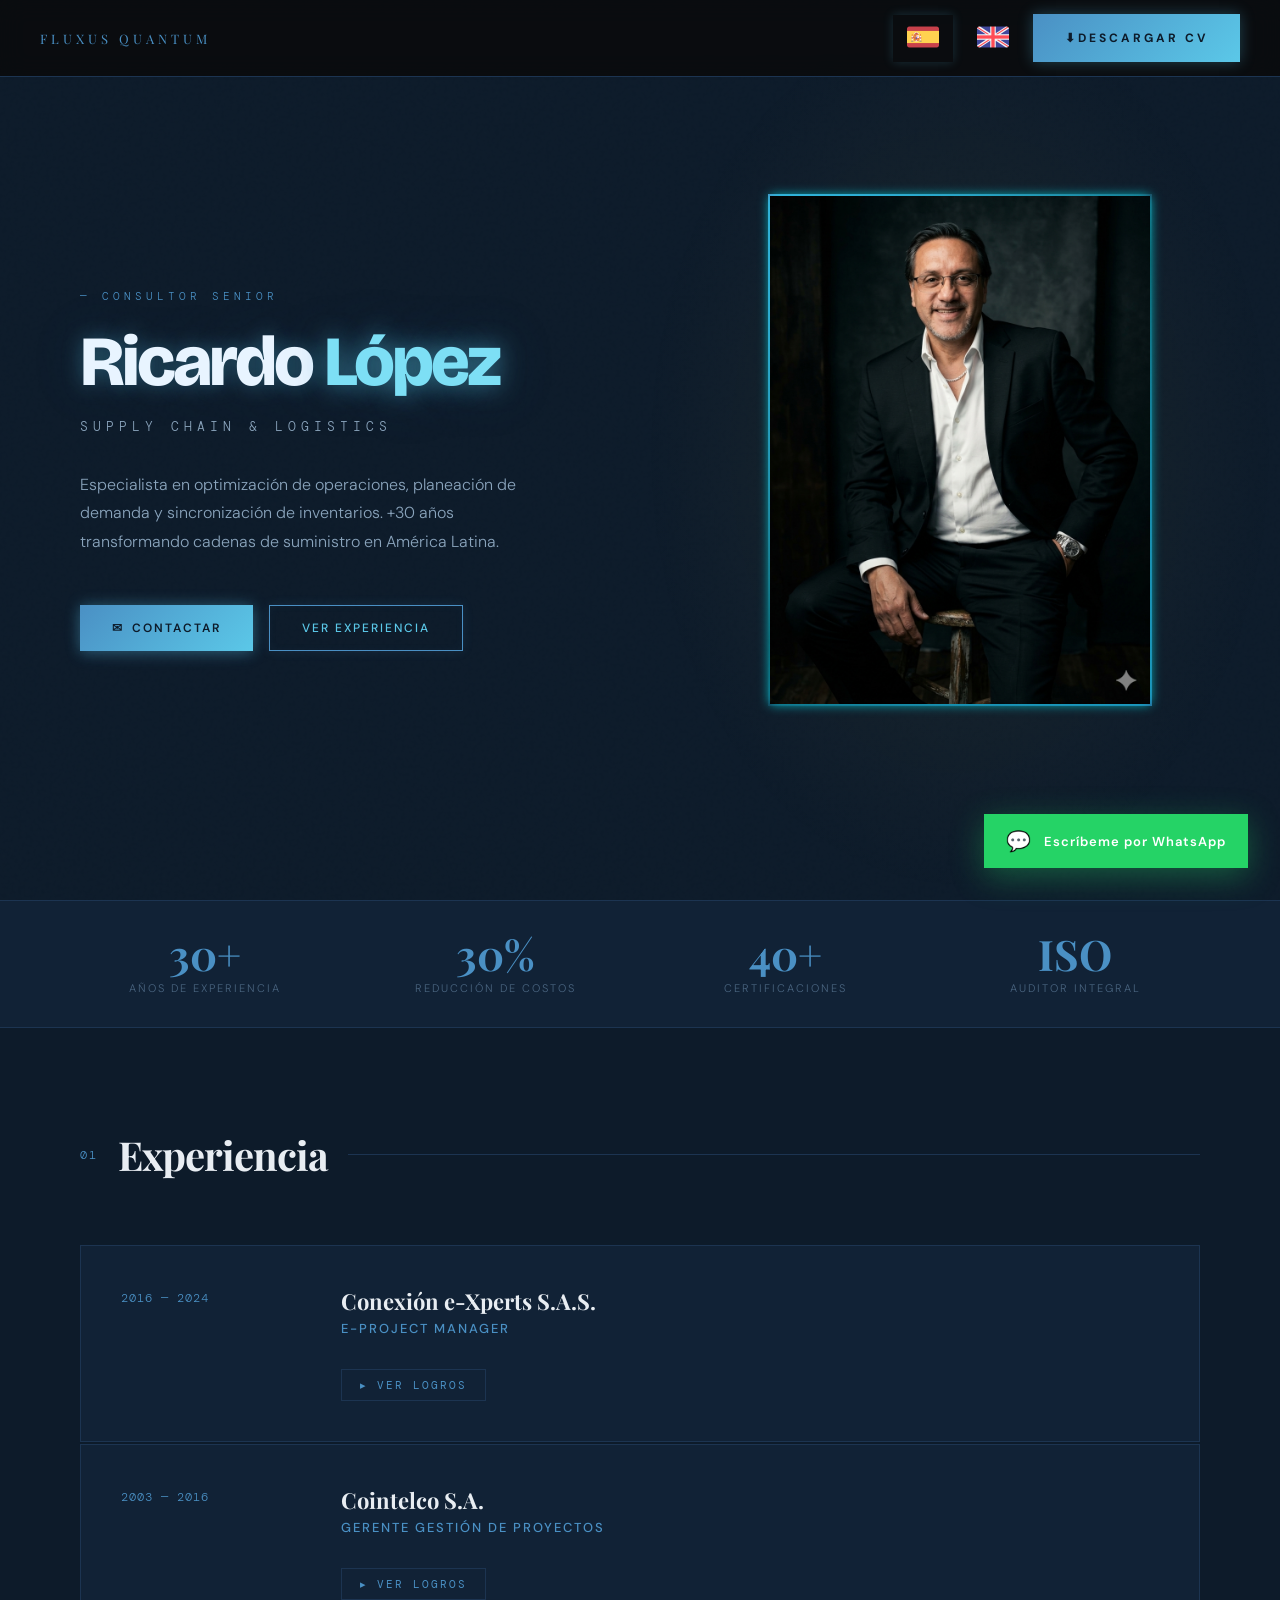
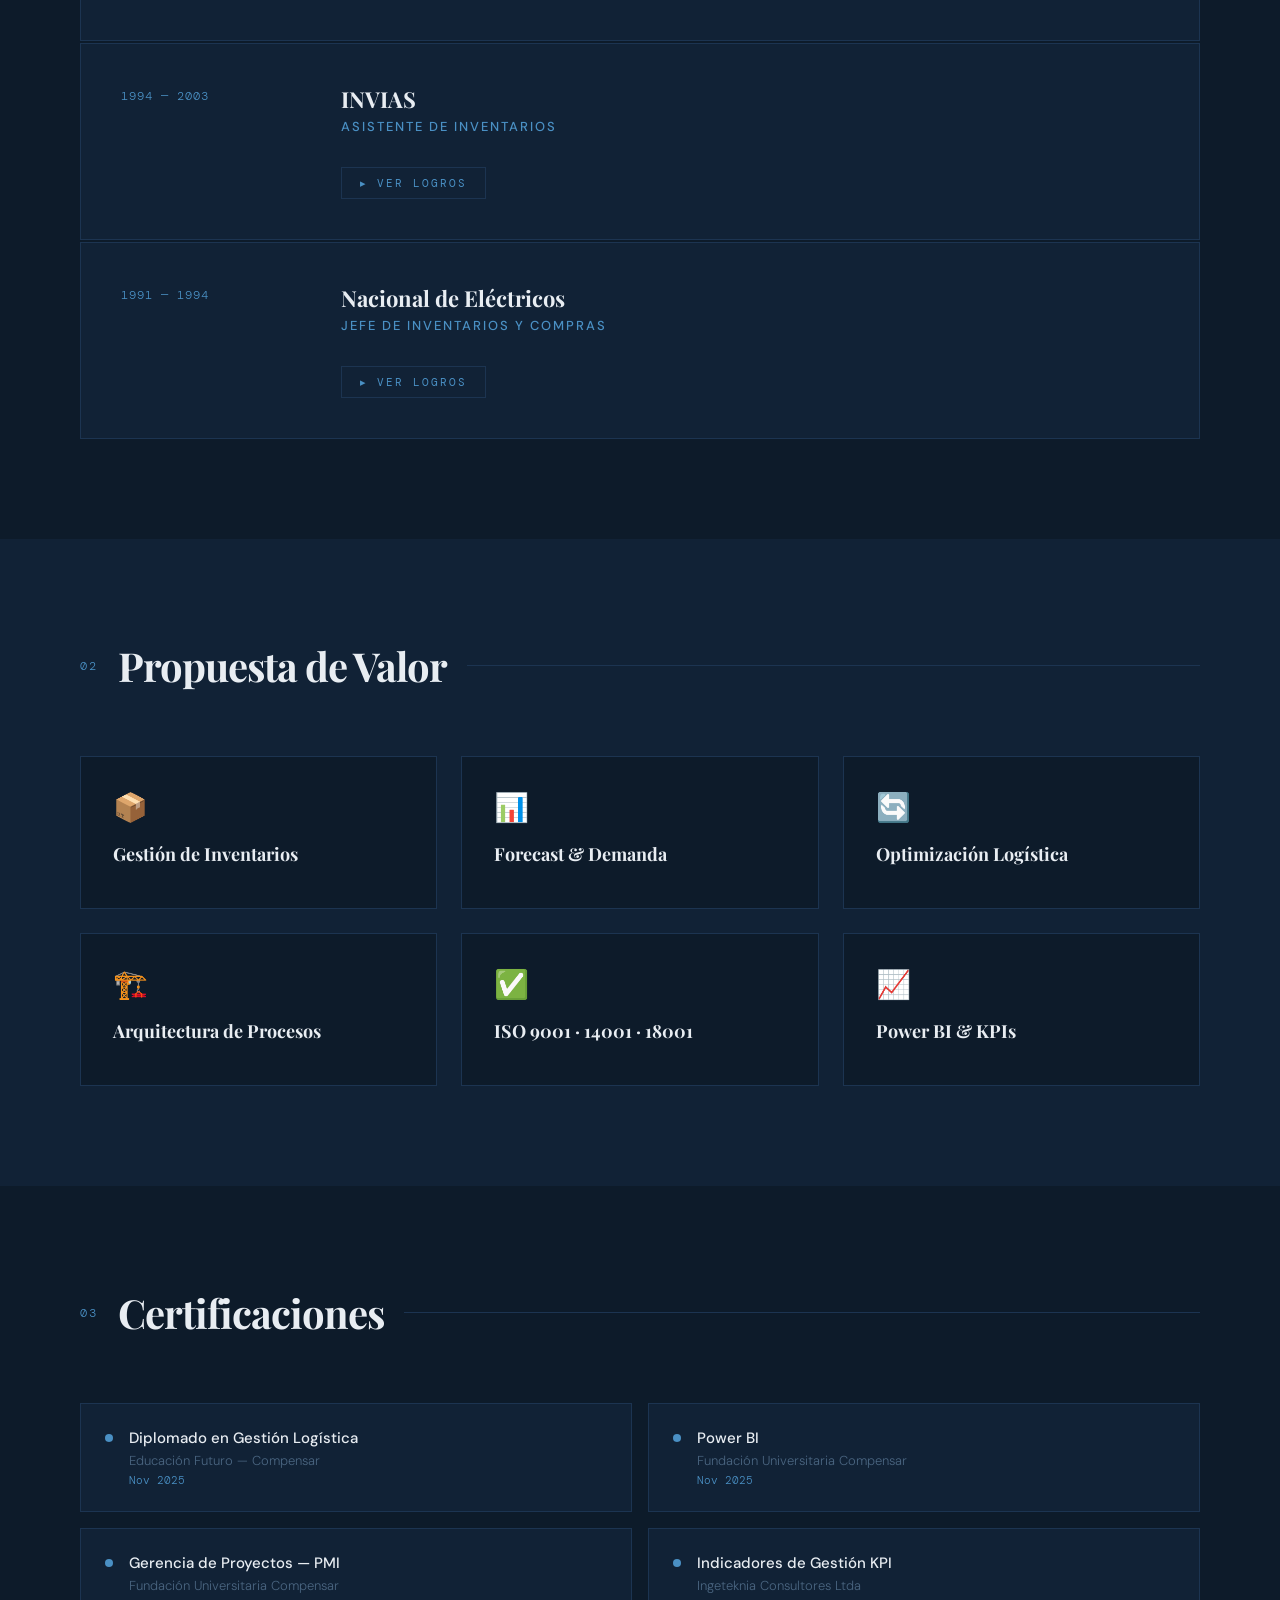
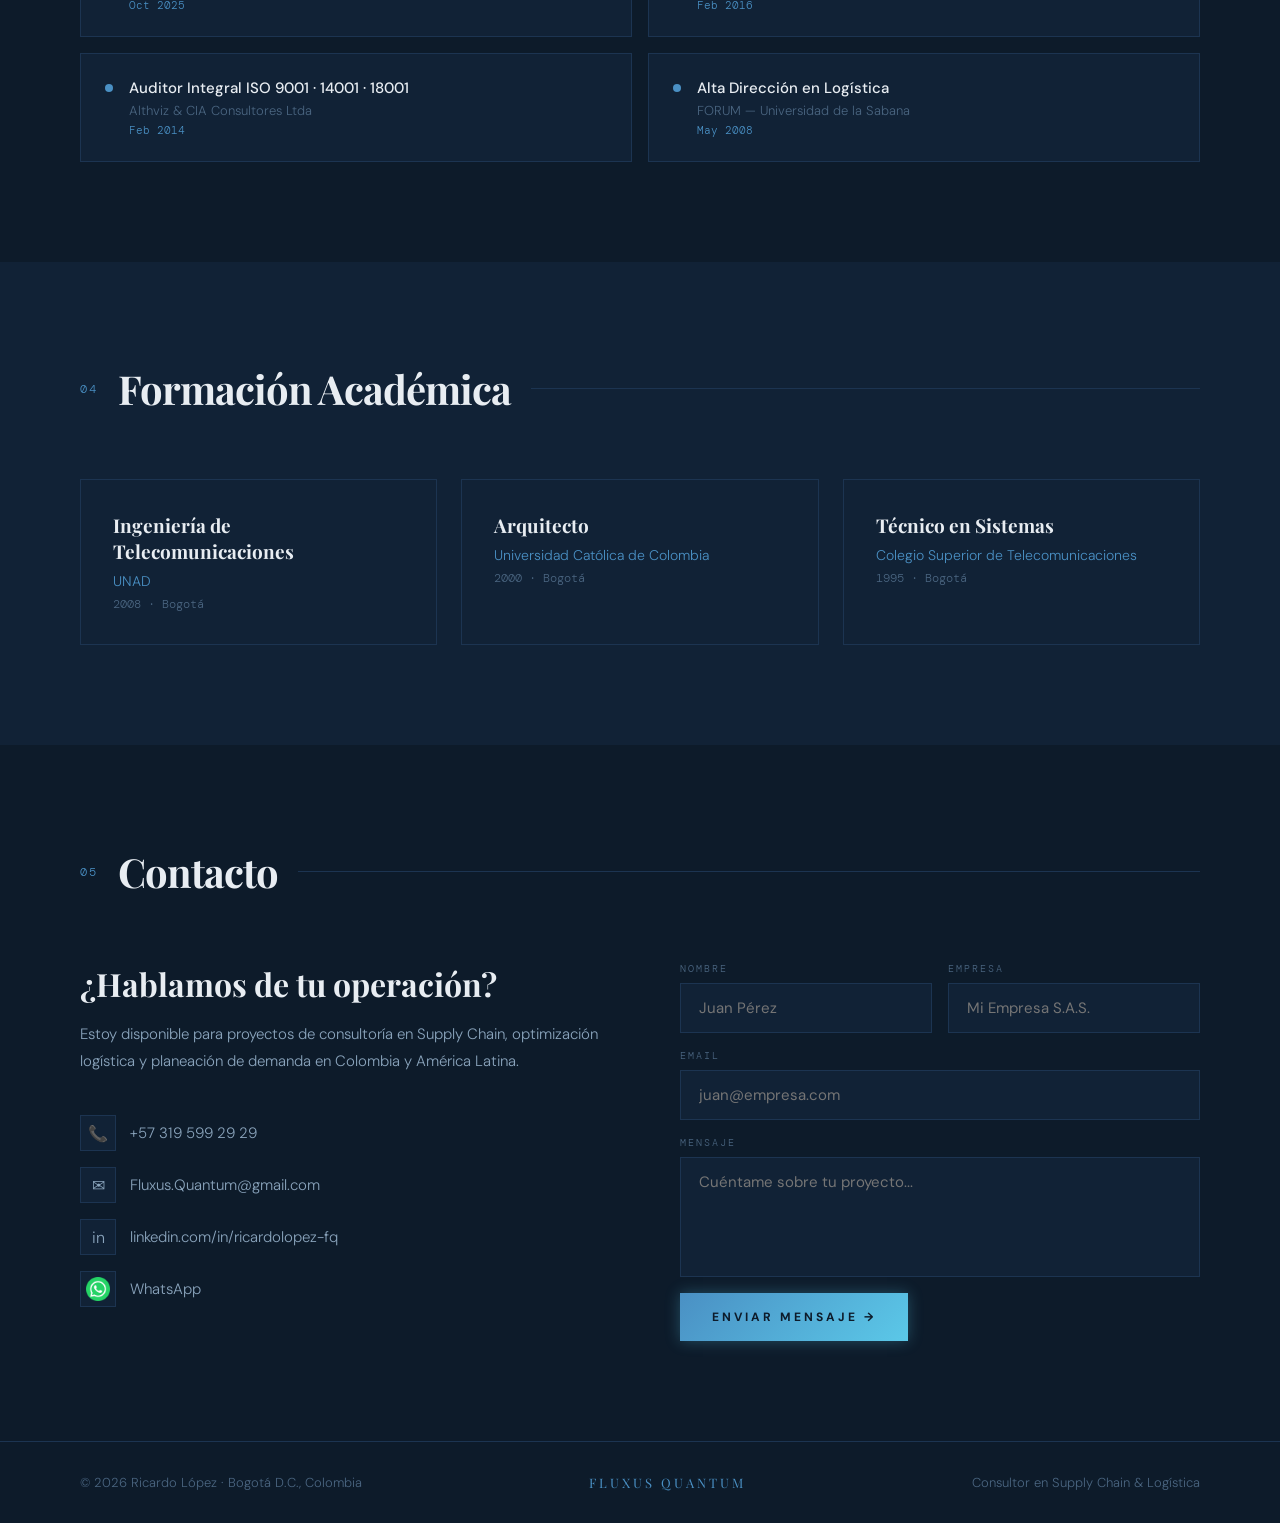
<file: index-ori.html>
<!DOCTYPE html>
<html lang="es">
<head>
<meta charset="UTF-8">
<meta name="viewport" content="width=device-width, initial-scale=1.0">
<title>Ricardo López — Consultor Logístico</title>
<link rel="icon" type="image/ico" href="icono_rl.ico">
<link href="https://fonts.googleapis.com/css2?family=Bricolage+Grotesque:opsz,wght@12..96,400;12..96,700;12..96,800;12..96,900&family=Playfair+Display:wght@400;700;900&family=DM+Sans:wght@300;400;500;600&family=DM+Mono:wght@400;500&display=swap" rel="stylesheet">
<style>
  :root {
    --gold: #4A90C4;
    --gold-light: #6AAED6;
    --gold-dim: #2A6496;
    --dark-bg: #0D1B2A;
    --dark-card: #112236;
    --dark-border: #1C3451;
    --dark-muted: #1E3A55;
    --text-primary: #E8EDF2;
    --text-secondary: #8AA4BC;
    --text-muted: #4A6580;
    --accent-cyan: #5BC8AF;
  }
  * { margin: 0; padding: 0; box-sizing: border-box; }

  html { scroll-behavior: smooth; }

  body {
    background: var(--dark-bg);
    color: var(--text-primary);
    font-family: 'DM Sans', sans-serif;
    font-weight: 300;
    overflow-x: hidden;
  }

  /* ---- NOISE OVERLAY ---- */
  body::before {
    content: '';
    position: fixed;
    inset: 0;
    background-image: url("data:image/svg+xml,%3Csvg viewBox='0 0 256 256' xmlns='http://www.w3.org/2000/svg'%3E%3Cfilter id='noise'%3E%3CfeTurbulence type='fractalNoise' baseFrequency='0.9' numOctaves='4' stitchTiles='stitch'/%3E%3C/filter%3E%3Crect width='100%25' height='100%25' filter='url(%23noise)' opacity='0.04'/%3E%3C/svg%3E");
    pointer-events: none;
    z-index: 0;
    opacity: 0.4;
  }

  /* ---- LANG SWITCHER & DOWNLOAD ---- */
  .top-bar {
    position: fixed;
    top: 0; left: 0; right: 0;
    z-index: 100;
    display: flex;
    justify-content: space-between;
    align-items: center;
    padding: 14px 40px;
    background: rgba(10,10,11,0.85);
    backdrop-filter: blur(12px);
    border-bottom: 1px solid var(--dark-border);
  }

  .brand-mark {
    font-family: 'Playfair Display', serif;
    font-size: 13px;
    letter-spacing: 4px;
    color: var(--gold);
    text-transform: uppercase;
  }

  .top-actions { display: flex; gap: 10px; align-items: center; }

  .lang-btn {
    background: transparent;
    border: 1px solid var(--dark-border);
    color: var(--text-secondary);
    padding: 6px 14px;
    font-family: 'DM Mono', monospace;
    font-size: 11px;
    letter-spacing: 2px;
    cursor: pointer;
    transition: all 0.25s;
    text-transform: uppercase;
  }
  .lang-btn.active, .lang-btn:hover {
    border-color: #5BC8E8;
    color: #5BC8E8;
    background: rgba(91,200,232,0.06);
    box-shadow: 0 0 10px rgba(91,200,232,0.2);
  }

  .download-btn {
    background: linear-gradient(135deg, #4A90C4, #5BC8E8);
    color: #0D1B2A;
    box-shadow: 0 0 12px rgba(91,200,232,0.25);
    border: none;
    padding: 8px 20px;
    font-family: 'DM Sans', sans-serif;
    font-size: 11px;
    font-weight: 600;
    letter-spacing: 2px;
    text-transform: uppercase;
    cursor: pointer;
    text-decoration: none;
    display: inline-flex;
    align-items: center;
    gap: 7px;
    transition: all 0.25s;
  }
  .download-btn:hover { background: var(--gold-light); transform: translateY(-1px); box-shadow: 0 0 20px rgba(91,200,232,0.5); }

  /* ---- HERO ---- */
  .hero {
    min-height: 100vh;
    display: grid;
    grid-template-columns: 1fr 1fr;
    position: relative;
    overflow: hidden;
  }

  .hero-left {
    display: flex;
    flex-direction: column;
    justify-content: center;
    padding: 120px 60px 80px 80px;
    position: relative;
    z-index: 2;
  }

  .hero-eyebrow {
    font-family: 'DM Mono', monospace;
    font-size: 11px;
    letter-spacing: 4px;
    color: var(--gold);
    text-transform: uppercase;
    margin-bottom: 24px;
    opacity: 0;
    animation: fadeUp 0.8s 0.2s forwards;
  }

  .hero-name {
    font-family: 'Bricolage Grotesque', sans-serif;
    font-size: clamp(48px, 5.5vw, 82px);
    font-weight: 900;
    line-height: 1;
    letter-spacing: -3px;
    margin-bottom: 20px;
    opacity: 0;
    animation: fadeUp 0.8s 0.4s forwards;
    white-space: nowrap;
    color: #E8F4FF;
    text-shadow: 0 0 20px rgba(91,200,232,0.35), 0 0 60px rgba(74,144,196,0.15);
  }
  .hero-name span {
    color: #7DDFF5;
    text-shadow: 0 0 24px rgba(91,200,232,0.55), 0 0 60px rgba(74,144,196,0.25);
  }

  .hero-title {
    font-family: 'DM Mono', monospace;
    font-size: 13px;
    letter-spacing: 5px;
    color: var(--text-secondary);
    text-transform: uppercase;
    margin-bottom: 36px;
    opacity: 0;
    animation: fadeUp 0.8s 0.6s forwards;
  }

  .hero-desc {
    font-size: 16px;
    line-height: 1.8;
    color: var(--text-secondary);
    max-width: 480px;
    margin-bottom: 48px;
    opacity: 0;
    animation: fadeUp 0.8s 0.8s forwards;
  }

  .hero-ctas {
    display: flex;
    gap: 16px;
    flex-wrap: wrap;
    opacity: 0;
    animation: fadeUp 0.8s 1s forwards;
  }

  .btn-primary {
    background: linear-gradient(135deg, #4A90C4, #5BC8E8);
    color: #0D1B2A;
    padding: 14px 32px;
    font-size: 12px;
    font-weight: 600;
    letter-spacing: 2px;
    text-transform: uppercase;
    text-decoration: none;
    display: inline-flex;
    align-items: center;
    gap: 8px;
    cursor: pointer;
    border: none;
    transition: all 0.3s;
    box-shadow: 0 0 14px rgba(91,200,232,0.3), 0 4px 16px rgba(74,144,196,0.2);
  }
  .btn-primary:hover { background: linear-gradient(135deg, #5BC8E8, #4A90C4); transform: translateY(-2px); box-shadow: 0 0 28px rgba(91,200,232,0.55), 0 8px 24px rgba(74,144,196,0.35); }

  .btn-secondary {
    background: transparent;
    color: #5BC8E8;
    padding: 14px 32px;
    font-size: 12px;
    font-weight: 500;
    letter-spacing: 2px;
    text-transform: uppercase;
    text-decoration: none;
    display: inline-flex;
    align-items: center;
    gap: 8px;
    cursor: pointer;
    border: 1px solid #4A90C4;
    transition: all 0.3s;
    box-shadow: 0 0 10px rgba(74,144,196,0.15), inset 0 0 10px rgba(74,144,196,0.04);
  }
  .btn-secondary:hover { border-color: #5BC8E8; color: #7DDFF5; box-shadow: 0 0 20px rgba(91,200,232,0.4), inset 0 0 14px rgba(91,200,232,0.07); transform: translateY(-2px); }

  .hero-right {
    position: relative;
    display: flex;
    align-items: center;
    justify-content: center;
    overflow: hidden;
  }

  .hero-right::before {
    content: '';
    position: absolute;
    inset: 0;
    background: radial-gradient(ellipse at center, rgba(201,168,76,0.08) 0%, transparent 70%);
  }

  .hero-photo-frame {
    position: relative;
    z-index: 2;
    opacity: 0;
    animation: fadeIn 1.2s 0.6s forwards;
  }

  .hero-photo-frame::before {
    content: '';
    position: absolute;
    top: -2px; left: -2px; right: -2px; bottom: -2px;
    background: linear-gradient(135deg, var(--gold) 0%, transparent 50%, var(--gold-dim) 100%);
    z-index: -1;
  }

  .photo-placeholder {
    width: 320px;
    height: 400px;
    background: var(--dark-card);
    display: flex;
    align-items: center;
    justify-content: center;
    font-size: 80px;
    position: relative;
    overflow: hidden;
  }

  .hero-decoration {
    position: absolute;
    font-family: 'Playfair Display', serif;
    font-size: 200px;
    font-weight: 900;
    color: rgba(201,168,76,0.04);
    top: 50%;
    left: 50%;
    transform: translate(-50%,-50%);
    pointer-events: none;
    white-space: nowrap;
  }

  /* ---- STATS BAR ---- */
  .stats-bar {
    background: var(--dark-card);
    border-top: 1px solid var(--dark-border);
    border-bottom: 1px solid var(--dark-border);
    padding: 32px 80px;
    display: grid;
    grid-template-columns: repeat(4, 1fr);
    gap: 40px;
    position: relative;
    z-index: 2;
  }

  .stat-item { text-align: center; }
  .stat-number {
    font-family: 'Playfair Display', serif;
    font-size: 42px;
    font-weight: 700;
    color: var(--gold);
    line-height: 1;
    display: block;
  }
  .stat-label {
    font-size: 11px;
    letter-spacing: 2px;
    color: var(--text-muted);
    text-transform: uppercase;
    margin-top: 6px;
    display: block;
  }

  /* ---- SECTIONS ---- */
  .section {
    padding: 100px 80px;
    position: relative;
    z-index: 2;
  }

  .section-header {
    display: flex;
    align-items: center;
    gap: 20px;
    margin-bottom: 64px;
  }

  .section-number {
    font-family: 'DM Mono', monospace;
    font-size: 12px;
    color: var(--gold);
    letter-spacing: 2px;
  }

  .section-title {
    font-family: 'Playfair Display', serif;
    font-size: 40px;
    font-weight: 700;
    letter-spacing: -1px;
  }

  .section-line {
    flex: 1;
    height: 1px;
    background: var(--dark-border);
  }

  /* ---- EXPERIENCE ---- */
  .experience-grid {
    display: grid;
    gap: 2px;
  }

  .exp-item {
    background: var(--dark-card);
    border: 1px solid var(--dark-border);
    padding: 40px;
    display: grid;
    grid-template-columns: 180px 1fr;
    gap: 40px;
    transition: border-color 0.3s;
    position: relative;
    overflow: hidden;
  }

  .exp-item::before {
    content: '';
    position: absolute;
    left: 0; top: 0; bottom: 0;
    width: 3px;
    background: var(--gold);
    transform: scaleY(0);
    transition: transform 0.3s;
    transform-origin: bottom;
  }

  .exp-item:hover { border-color: var(--gold-dim); }
  .exp-item:hover::before { transform: scaleY(1); }

  .exp-period {
    font-family: 'DM Mono', monospace;
    font-size: 12px;
    color: var(--gold);
    letter-spacing: 1px;
    padding-top: 4px;
  }

  .exp-company {
    font-family: 'Playfair Display', serif;
    font-size: 22px;
    font-weight: 700;
    margin-bottom: 4px;
  }

  .exp-role {
    font-size: 13px;
    color: var(--gold);
    letter-spacing: 2px;
    text-transform: uppercase;
    margin-bottom: 16px;
    font-weight: 500;
  }

  .exp-desc {
    font-size: 15px;
    line-height: 1.75;
    color: var(--text-secondary);
  }

  .exp-achievements {
    margin-top: 20px;
    display: flex;
    flex-direction: column;
    gap: 10px;
  }

  .exp-achievement {
    display: flex;
    gap: 12px;
    align-items: flex-start;
    padding: 12px 16px;
    background: rgba(74,144,196,0.05);
    border-left: 2px solid #4A90C4;
    transition: all 0.3s;
  }

  .exp-achievement:hover {
    background: rgba(74,144,196,0.1);
    border-left-color: #5BC8E8;
  }

  .exp-achievement-icon {
    font-size: 14px;
    margin-top: 2px;
    flex-shrink: 0;
  }

  .exp-achievement-text {
    font-size: 14px;
    line-height: 1.65;
    color: var(--text-secondary);
  }

  .exp-achievement-text strong {
    color: #7DDFF5;
    font-weight: 600;
  }

  .exp-toggle {
    margin-top: 16px;
    background: transparent;
    border: 1px solid var(--dark-border);
    color: #4A90C4;
    padding: 8px 18px;
    font-family: 'DM Mono', monospace;
    font-size: 11px;
    letter-spacing: 2px;
    text-transform: uppercase;
    cursor: pointer;
    transition: all 0.3s;
    display: inline-flex;
    align-items: center;
    gap: 8px;
  }

  .exp-toggle:hover {
    border-color: #5BC8E8;
    color: #5BC8E8;
    box-shadow: 0 0 12px rgba(91,200,232,0.2);
  }

  /* ---- SKILLS ---- */
  .skills-section { background: var(--dark-card); }

  .skills-grid {
    display: grid;
    grid-template-columns: repeat(3, 1fr);
    gap: 24px;
  }

  .skill-card {
    border: 1px solid var(--dark-border);
    padding: 32px;
    transition: all 0.3s;
    background: var(--dark-bg);
    position: relative;
  }

  .skill-card:hover {
    border-color: var(--gold);
    transform: translateY(-4px);
    box-shadow: 0 16px 40px rgba(0,0,0,0.4);
  }

  .skill-icon { font-size: 28px; margin-bottom: 16px; display: block; }
  .skill-name {
    font-family: 'Playfair Display', serif;
    font-size: 18px;
    font-weight: 700;
    margin-bottom: 10px;
  }
  .skill-desc { font-size: 14px; color: var(--text-secondary); line-height: 1.65; }

  /* ---- CERTIFICATIONS ---- */
  .certs-grid {
    display: grid;
    grid-template-columns: repeat(2, 1fr);
    gap: 16px;
  }

  .cert-item {
    display: flex;
    align-items: flex-start;
    gap: 16px;
    padding: 24px;
    background: var(--dark-card);
    border: 1px solid var(--dark-border);
    transition: border-color 0.3s;
  }

  .cert-item:hover { border-color: var(--gold-dim); }

  .cert-dot {
    width: 8px; height: 8px;
    background: var(--gold);
    border-radius: 50%;
    margin-top: 6px;
    flex-shrink: 0;
  }

  .cert-name { font-size: 15px; font-weight: 500; margin-bottom: 4px; }
  .cert-inst { font-size: 13px; color: var(--text-muted); }
  .cert-date { font-family: 'DM Mono', monospace; font-size: 11px; color: var(--gold); margin-top: 4px; }

  /* ---- EDUCATION ---- */
  .edu-grid {
    display: grid;
    grid-template-columns: repeat(3, 1fr);
    gap: 24px;
  }

  .edu-card {
    padding: 32px;
    border: 1px solid var(--dark-border);
    background: var(--dark-card);
    transition: all 0.3s;
  }
  .edu-card:hover { border-color: var(--gold-dim); }

  .edu-degree {
    font-family: 'Playfair Display', serif;
    font-size: 19px;
    font-weight: 700;
    margin-bottom: 8px;
  }
  .edu-inst { font-size: 14px; color: var(--gold); margin-bottom: 6px; }
  .edu-year { font-family: 'DM Mono', monospace; font-size: 12px; color: var(--text-muted); }

  /* ---- CONTACT ---- */
  .contact-section { background: var(--dark-bg); }

  .contact-grid {
    display: grid;
    grid-template-columns: 1fr 1fr;
    gap: 80px;
    align-items: start;
  }

  .contact-info h3 {
    font-family: 'Playfair Display', serif;
    font-size: 32px;
    margin-bottom: 16px;
  }

  .contact-info p {
    font-size: 15px;
    color: var(--text-secondary);
    line-height: 1.8;
    margin-bottom: 40px;
  }

  .contact-links { display: flex; flex-direction: column; gap: 16px; }

  .contact-link {
    display: flex;
    align-items: center;
    gap: 14px;
    font-size: 15px;
    color: var(--text-secondary);
    text-decoration: none;
    transition: color 0.25s;
  }
  .contact-link:hover { color: var(--gold); }
  .contact-link-icon { width: 36px; height: 36px; background: var(--dark-card); border: 1px solid var(--dark-border); display: flex; align-items: center; justify-content: center; font-size: 16px; }

  /* ---- FORM ---- */
  .contact-form { display: flex; flex-direction: column; gap: 16px; }

  .form-row { display: grid; grid-template-columns: 1fr 1fr; gap: 16px; }

  .form-group { display: flex; flex-direction: column; gap: 8px; }

  .form-label {
    font-family: 'DM Mono', monospace;
    font-size: 10px;
    letter-spacing: 2px;
    text-transform: uppercase;
    color: var(--text-muted);
  }

  .form-input, .form-textarea {
    background: var(--dark-card);
    border: 1px solid var(--dark-border);
    color: var(--text-primary);
    padding: 14px 18px;
    font-family: 'DM Sans', sans-serif;
    font-size: 15px;
    transition: border-color 0.25s;
    outline: none;
    resize: none;
  }

  .form-input:focus, .form-textarea:focus { border-color: var(--gold); }
  .form-textarea { min-height: 120px; }

  .form-submit {
    background: linear-gradient(135deg, #4A90C4, #5BC8E8);
    color: #0D1B2A;
    border: none;
    padding: 16px 32px;
    font-family: 'DM Sans', sans-serif;
    font-size: 12px;
    font-weight: 700;
    letter-spacing: 3px;
    text-transform: uppercase;
    cursor: pointer;
    transition: all 0.3s;
    align-self: flex-start;
    box-shadow: 0 0 14px rgba(91,200,232,0.3);
  }
  .form-submit:hover { background: linear-gradient(135deg, #5BC8E8, #4A90C4); transform: translateY(-2px); box-shadow: 0 0 28px rgba(91,200,232,0.55); }

  .form-success {
    display: none;
    background: rgba(78,205,196,0.1);
    border: 1px solid var(--accent-cyan);
    color: var(--accent-cyan);
    padding: 16px;
    font-size: 14px;
    text-align: center;
  }

  /* ---- WHATSAPP FLOAT ---- */
  .whatsapp-float {
    position: fixed;
    bottom: 32px;
    right: 32px;
    z-index: 200;
    display: flex;
    align-items: center;
    gap: 12px;
    background: #25D366;
    color: white;
    padding: 14px 22px;
    text-decoration: none;
    font-size: 13px;
    font-weight: 600;
    letter-spacing: 1px;
    box-shadow: 0 8px 32px rgba(37,211,102,0.35);
    transition: all 0.3s;
    animation: pulse 2.5s infinite;
  }

  .whatsapp-float:hover {
    background: #1ebe5a;
    transform: translateY(-3px);
    box-shadow: 0 12px 40px rgba(37,211,102,0.5);
    animation: none;
  }

  .whatsapp-icon { font-size: 20px; }

  @keyframes pulse {
    0%, 100% { box-shadow: 0 8px 32px rgba(37,211,102,0.35); }
    50% { box-shadow: 0 8px 48px rgba(37,211,102,0.6); }
  }

  /* ---- FOOTER ---- */
  footer {
    border-top: 1px solid var(--dark-border);
    padding: 32px 80px;
    display: flex;
    justify-content: space-between;
    align-items: center;
    position: relative;
    z-index: 2;
  }

  footer p { font-size: 13px; color: var(--text-muted); }
  .footer-brand { font-family: 'Playfair Display', serif; font-size: 13px; color: var(--gold); letter-spacing: 3px; }

  /* ---- ANIMATIONS ---- */
  @keyframes fadeUp {
    from { opacity: 0; transform: translateY(24px); }
    to { opacity: 1; transform: translateY(0); }
  }

  @keyframes fadeIn {
    from { opacity: 0; } to { opacity: 1; }
  }

  /* ---- RESPONSIVE ---- */
  @media (max-width: 1024px) {
    .hero { grid-template-columns: 1fr; }
    .hero-left { padding: 120px 40px 60px; }
    .hero-right { display: none; }
    .stats-bar { padding: 32px 40px; grid-template-columns: repeat(2, 1fr); }
    .section { padding: 80px 40px; }
    .skills-grid { grid-template-columns: 1fr 1fr; }
    .contact-grid { grid-template-columns: 1fr; gap: 48px; }
    .edu-grid { grid-template-columns: 1fr 1fr; }
    footer { padding: 24px 40px; flex-direction: column; gap: 12px; text-align: center; }
    .top-bar { padding: 14px 20px; }
  }

  @media (max-width: 640px) {
    .skills-grid, .edu-grid, .certs-grid { grid-template-columns: 1fr; }
    .exp-item { grid-template-columns: 1fr; gap: 8px; }
    .form-row { grid-template-columns: 1fr; }
    .stats-bar { grid-template-columns: 1fr 1fr; padding: 24px; }
    .hero-name { font-size: 52px; }
    .brand-mark { display: none; }
    .top-bar { padding: 12px 16px; }
  }

  /* HIDDEN by language */
  [data-lang] { display: none; }
  [data-lang].active { display: block; }
  .stat-label[data-lang].active { display: block; }
  .exp-desc[data-lang].active { display: block; }
  .skill-desc[data-lang].active { display: block; }
</style>
</head>
<body>

<!-- TOP BAR -->
<header class="top-bar">
  <span class="brand-mark">Fluxus Quantum</span>
  <div class="top-actions">
    <button class="lang-btn active" onclick="setLang('es')" id="btn-es" style="cursor:pointer; border:none; background:none;">
      <img src="espana.png" alt="Español" style="width:32px; height:auto;">
    </button>
    <button class="lang-btn" onclick="setLang('en')" id="btn-en" style="cursor:pointer; border:none; background:none;">
      <img src="britanica.png" alt="English" style="width:32px; height:auto;">
    </button>
    <a href="cv-es_ricardo_lopez_2026.pdf" id="download-link" class="form-submit" download style="text-decoration: none; display: inline-flex; align-items: center; justify-content: center;">
    ⬇ <span data-lang="es" class="active">Descargar CV</span>
    <span data-lang="en">Download CV</span>
</a>
  </div>
</header>

<!-- HERO -->
<section class="hero">
  <div class="hero-left">
    <p class="hero-eyebrow">— Consultor Senior</p>
    <h1 class="hero-name">Ricardo <span>López</span></h1>
    <p class="hero-title">Supply Chain & Logistics</p>
    <p class="hero-desc">
      <span data-lang="es" class="active">Especialista en optimización de operaciones, planeación de demanda y sincronización de inventarios. +30 años transformando cadenas de suministro en América Latina.</span>
      <span data-lang="en">Operations optimization specialist in demand planning and inventory synchronization. 30+ years transforming supply chains across Latin America.</span>
    </p>
    <div class="hero-ctas">
      <a href="#contacto" class="btn-primary">
        ✉ <span data-lang="es" class="active">Contactar</span><span data-lang="en">Get in Touch</span>
      </a>
      <a href="#experiencia" class="btn-secondary">
        <span data-lang="es" class="active">Ver Experiencia</span><span data-lang="en">View Experience</span>
      </a>
    </div>
  </div>
  <div class="hero-right">
    <div class="hero-decoration">RL</div>
    <div class="hero-photo-frame">
    <div class="hero-photo-frame" height: auto; flex: 0 0 auto; width: 80%; transform: scale(0.8); transform-origin: center; max-width: 380px; min-height: 380px; margin: 0 auto; display: flex; justify-content: center; align-items: center; justify-content: center; background: transparent;">
    <img src="fcv_ricardo_lopez_perfil.png" alt="Ricardo López" style="width: 100%; height: auto; display: block; object-fit: contain; margin: 0 auto; max-width: 380px; filter: drop-shadow(0 0 6px rgba(0, 242, 255, 0.8)); border: none; box-shadow: none;">
</div>
</div>
</div>
  </div>
</section>

<!-- STATS -->
<div class="stats-bar">
  <div class="stat-item">
    <span class="stat-number">30+</span>
    <span class="stat-label" data-lang="es" style="display:block">Años de Experiencia</span>
    <span class="stat-label" data-lang="en">Years of Experience</span>
  </div>
  <div class="stat-item">
    <span class="stat-number">30%</span>
    <span class="stat-label" data-lang="es" style="display:block">Reducción de Costos</span>
    <span class="stat-label" data-lang="en">Cost Reduction</span>
  </div>
  <div class="stat-item">
    <span class="stat-number">40+</span>
    <span class="stat-label" data-lang="es" style="display:block">Certificaciones</span>
    <span class="stat-label" data-lang="en">Certifications</span>
  </div>
  <div class="stat-item">
    <span class="stat-number">ISO</span>
    <span class="stat-label" data-lang="es" style="display:block">Auditor Integral</span>
    <span class="stat-label" data-lang="en">Integral Auditor</span>
  </div>
</div>

<!-- EXPERIENCIA -->
<section class="section" id="experiencia">
  <div class="section-header">
    <span class="section-number">01</span>
    <h2 class="section-title">
      <span data-lang="es" class="active">Experiencia</span>
      <span data-lang="en">Experience</span>
    </h2>
    <div class="section-line"></div>
  </div>

  <div class="experience-grid">

    <div class="exp-item">
      <div>
        <div class="exp-period">2016 — 2024</div>
      </div>
      <div>
        <div class="exp-company">Conexión e-Xperts S.A.S.</div>
        <div class="exp-role">e-Project Manager</div>
        <p class="exp-desc" data-lang="es" class="active">Lideré proyectos estratégicos de transformación operativa y tecnológica, logrando una sincronización eficiente entre procesos de inventario y despacho de alta complejidad.</p>
        <p class="exp-desc" data-lang="en">Led strategic operational and technology transformation projects, achieving efficient synchronization between high-complexity inventory and dispatch processes.</p>
        <div class="exp-achievements" id="ach-expers" style="display:none">
          <div class="exp-achievement"><span class="exp-achievement-icon">🚀</span><span class="exp-achievement-text" data-lang="es" style="display:block"><strong>Transformación Logística:</strong> Lideré proyectos de transformación operativa y tecnológica, sincronizando procesos de inventario y despacho de alta complejidad.</span><span class="exp-achievement-text" data-lang="en" style="display:none"><strong>Logistics Transformation:</strong> Led operational and technology transformation projects, synchronizing high-complexity inventory and dispatch processes.</span></div>
          <div class="exp-achievement"><span class="exp-achievement-icon">📊</span><span class="exp-achievement-text" data-lang="es" style="display:block"><strong>Data-Driven Decisions:</strong> Implementé metodologías ágiles y sistemas de control de gestión con seguimiento riguroso de KPIs y métricas de desempeño.</span><span class="exp-achievement-text" data-lang="en" style="display:none"><strong>Data-Driven Decisions:</strong> Implemented agile methodologies and management control systems with rigorous KPI and performance metric tracking.</span></div>
          <div class="exp-achievement"><span class="exp-achievement-icon">💻</span><span class="exp-achievement-text" data-lang="es" style="display:block"><strong>Transformación Tecnológica:</strong> Supervisé la implementación de software de control logístico, optimizando la visibilidad de la cadena de suministro.</span><span class="exp-achievement-text" data-lang="en" style="display:none"><strong>Technology Transformation:</strong> Oversaw logistics control software implementation, optimizing supply chain visibility and operational precision.</span></div>
          <div class="exp-achievement"><span class="exp-achievement-icon">💰</span><span class="exp-achievement-text" data-lang="es" style="display:block"><strong>Resultados Financieros:</strong> Alcancé ahorros operativos superiores al <strong>10%</strong> en proyectos de gran escala, garantizando ROI positivo para las operaciones intervenidas.</span><span class="exp-achievement-text" data-lang="en" style="display:none"><strong>Financial Results:</strong> Achieved operational savings above <strong>10%</strong> on large-scale projects, ensuring positive ROI for all interventions.</span></div>
          <div class="exp-achievement"><span class="exp-achievement-icon">👥</span><span class="exp-achievement-text" data-lang="es" style="display:block"><strong>Liderazgo Ágil:</strong> Dirigí equipos en entornos dinámicos, fomentando la mejora continua y la agilidad operativa para cumplir estándares de calidad.</span><span class="exp-achievement-text" data-lang="en" style="display:none"><strong>Agile Leadership:</strong> Led teams in dynamic environments, promoting continuous improvement and operational agility to meet quality standards.</span></div>
        </div>
        <button class="exp-toggle ach-btn" data-target="ach-expers">
          <span data-lang="es" style="display:inline">▸ Ver Logros</span><span data-lang="en" style="display:none">▸ View Achievements</span>
        </button>
      </div>
    </div>

    <div class="exp-item">
      <div>
        <div class="exp-period">2003 — 2016</div>
      </div>
      <div>
        <div class="exp-company">Cointelco S.A.</div>
        <div class="exp-role">
          <span data-lang="es" class="active">Gerente Gestión de Proyectos</span>
          <span data-lang="en">Project Management Director</span>
        </div>
        <p class="exp-desc" data-lang="es" class="active">Lideré proyectos logísticos y operativos en telecomunicaciones, garantizando la continuidad del servicio y eficiencia en el despliegue técnico.</p>
        <p class="exp-desc" data-lang="en">Led logistics and operational projects in telecommunications, ensuring service continuity and technical deployment efficiency.</p>
        <div class="exp-achievements" id="ach-cointelco" style="display:none">
          <div class="exp-achievement"><span class="exp-achievement-icon">🏗️</span><span class="exp-achievement-text" data-lang="es" style="display:block"><strong>Infraestructura y Operaciones:</strong> Lideré proyectos logísticos en telecomunicaciones, garantizando continuidad del servicio y eficiencia en el despliegue técnico.</span><span class="exp-achievement-text" data-lang="en" style="display:none"><strong>Infrastructure & Operations:</strong> Led logistics projects in telecommunications, ensuring service continuity and technical deployment efficiency.</span></div>
          <div class="exp-achievement"><span class="exp-achievement-icon">⚙️</span><span class="exp-achievement-text" data-lang="es" style="display:block"><strong>Optimización de Recursos:</strong> Implementé estrategias de gestión de inventarios y activos críticos, reduciendo tiempos de respuesta y optimizando asignación de recursos en campo.</span><span class="exp-achievement-text" data-lang="en" style="display:none"><strong>Resource Optimization:</strong> Implemented inventory and critical asset management strategies, reducing response times and optimizing field resource allocation.</span></div>
          <div class="exp-achievement"><span class="exp-achievement-icon">👷</span><span class="exp-achievement-text" data-lang="es" style="display:block"><strong>Coordinación de Equipos:</strong> Dirigí equipos multidisciplinarios y gestioné contratistas, asegurando cumplimiento de estándares técnicos y normativos.</span><span class="exp-achievement-text" data-lang="en" style="display:none"><strong>Team Coordination:</strong> Led multidisciplinary teams and managed contractors, ensuring compliance with technical and regulatory standards.</span></div>
          <div class="exp-achievement"><span class="exp-achievement-icon">📈</span><span class="exp-achievement-text" data-lang="es" style="display:block"><strong>Control de KPIs:</strong> Supervisé indicadores clave operativos, ejecutando planes de acción correctiva para minimizar riesgos y maximizar rentabilidad.</span><span class="exp-achievement-text" data-lang="en" style="display:none"><strong>KPI Control:</strong> Monitored key operational indicators, executing corrective action plans to minimize risks and maximize profitability.</span></div>
          <div class="exp-achievement"><span class="exp-achievement-icon">🔗</span><span class="exp-achievement-text" data-lang="es" style="display:block"><strong>Logística de Servicios:</strong> Coordiné la logística de mantenimiento de redes, sincronizando actividades de campo con metas comerciales y disponibilidad de insumos.</span><span class="exp-achievement-text" data-lang="en" style="display:none"><strong>Service Logistics:</strong> Coordinated network maintenance logistics, synchronizing field activities with commercial goals and supply availability.</span></div>
        </div>
        <button class="exp-toggle ach-btn" data-target="ach-cointelco">
          <span data-lang="es" style="display:inline">▸ Ver Logros</span><span data-lang="en" style="display:none">▸ View Achievements</span>
        </button>
      </div>
    </div>

    <div class="exp-item">
      <div>
        <div class="exp-period">1994 — 2003</div>
      </div>
      <div>
        <div class="exp-company">INVIAS</div>
        <div class="exp-role">
          <span data-lang="es" class="active">Asistente de Inventarios</span>
          <span data-lang="en">Inventory Assistant</span>
        </div>
        <p class="exp-desc" data-lang="es" class="active">Lideré el control e inventario de bienes del Estado, asegurando integridad patrimonial y cumplimiento normativo en el sector público colombiano.</p>
        <p class="exp-desc" data-lang="en">Led State asset control and inventory, ensuring asset integrity and regulatory compliance in the Colombian public sector.</p>
        <div class="exp-achievements" id="ach-invias" style="display:none">
          <div class="exp-achievement"><span class="exp-achievement-icon">🏛️</span><span class="exp-achievement-text" data-lang="es" style="display:block"><strong>Administración de Activos:</strong> Lideré el control, inventario y trazabilidad integral de bienes muebles e inmuebles, asegurando integridad patrimonial del Estado.</span><span class="exp-achievement-text" data-lang="en" style="display:none"><strong>Asset Administration:</strong> Led control, inventory and comprehensive traceability of movable and immovable State assets, ensuring patrimonial integrity.</span></div>
          <div class="exp-achievement"><span class="exp-achievement-icon">🔍</span><span class="exp-achievement-text" data-lang="es" style="display:block"><strong>Auditoría y Valorización:</strong> Diseñé procesos de auditoría periódica y avalúo de activos, garantizando consistencia contable y uso eficiente de recursos del Estado.</span><span class="exp-achievement-text" data-lang="en" style="display:none"><strong>Audit & Valuation:</strong> Designed periodic audit processes and asset appraisal, ensuring accounting consistency and efficient use of State resources.</span></div>
          <div class="exp-achievement"><span class="exp-achievement-icon">📋</span><span class="exp-achievement-text" data-lang="es" style="display:block"><strong>Trazabilidad y Normativa:</strong> Establecí protocolos rigurosos de registro para asegurar transparencia en la gestión de bienes y facilitar la rendición de cuentas.</span><span class="exp-achievement-text" data-lang="en" style="display:none"><strong>Traceability & Compliance:</strong> Established rigorous registration protocols to ensure transparency in asset management and facilitate accountability.</span></div>
          <div class="exp-achievement"><span class="exp-achievement-icon">💡</span><span class="exp-achievement-text" data-lang="es" style="display:block"><strong>Optimización de Recursos:</strong> Identifiqué y corregí desviaciones en el uso de bienes, maximizando vida útil de activos y promoviendo eficiencia institucional.</span><span class="exp-achievement-text" data-lang="en" style="display:none"><strong>Resource Optimization:</strong> Identified and corrected asset usage deviations, maximizing asset lifespan and promoting institutional efficiency.</span></div>
          <div class="exp-achievement"><span class="exp-achievement-icon">🗄️</span><span class="exp-achievement-text" data-lang="es" style="display:block"><strong>Sistemas de Información:</strong> Desarrollé sistemas de control patrimonial, mejorando disponibilidad de datos para toma de decisiones administrativas y financieras.</span><span class="exp-achievement-text" data-lang="en" style="display:none"><strong>Information Systems:</strong> Developed patrimonial control systems, improving data availability for administrative and financial decision-making.</span></div>
        </div>
        <button class="exp-toggle ach-btn" data-target="ach-invias">
          <span data-lang="es" style="display:inline">▸ Ver Logros</span><span data-lang="en" style="display:none">▸ View Achievements</span>
        </button>
      </div>
    </div>

    <div class="exp-item">
      <div>
        <div class="exp-period">1991 — 1994</div>
      </div>
      <div>
        <div class="exp-company">Nacional de Eléctricos</div>
        <div class="exp-role">
          <span data-lang="es" class="active">Jefe de Inventarios y Compras</span>
          <span data-lang="en">Head of Inventory & Procurement</span>
        </div>
        <p class="exp-desc" data-lang="es" class="active">Dirigí la gestión integral de inventarios de alta complejidad en equipos eléctricos de alto valor, garantizando disponibilidad superior del 98%.</p>
        <p class="exp-desc" data-lang="en">Led high-complexity inventory management for high-value electrical equipment, guaranteeing over 98% availability.</p>
        <div class="exp-achievements" id="ach-electricos" style="display:none">
          <div class="exp-achievement"><span class="exp-achievement-icon">⚡</span><span class="exp-achievement-text" data-lang="es" style="display:block"><strong>Liderazgo en Supply Chain:</strong> Dirigí inventarios de alta complejidad en equipos eléctricos de alto valor y baja rotación, garantizando disponibilidad superior al <strong>98%</strong>.</span><span class="exp-achievement-text" data-lang="en" style="display:none"><strong>Supply Chain Leadership:</strong> Managed high-complexity inventories of high-value, low-turnover electrical equipment, guaranteeing over <strong>98%</strong> availability.</span></div>
          <div class="exp-achievement"><span class="exp-achievement-icon">🔄</span><span class="exp-achievement-text" data-lang="es" style="display:block"><strong>Optimización JIT:</strong> Implementé metodologías Just-in-Time, reduciendo capital de trabajo inmovilizado y optimizando flujo de caja mediante gestión eficiente de proveedores.</span><span class="exp-achievement-text" data-lang="en" style="display:none"><strong>JIT Optimization:</strong> Implemented Just-in-Time methodologies, reducing immobilized working capital and optimizing cash flow through efficient supplier management.</span></div>
          <div class="exp-achievement"><span class="exp-achievement-icon">📊</span><span class="exp-achievement-text" data-lang="es" style="display:block"><strong>Control de Stock y KPIs:</strong> Ejecuté modelos de control de stock para reducir riesgo de obsolescencia y mejorar la precisión del inventario físico vs. sistema.</span><span class="exp-achievement-text" data-lang="en" style="display:none"><strong>Stock Control & KPIs:</strong> Executed stock control models to reduce obsolescence risk and improve physical vs. system inventory accuracy.</span></div>
          <div class="exp-achievement"><span class="exp-achievement-icon">🤝</span><span class="exp-achievement-text" data-lang="es" style="display:block"><strong>Negociación Estratégica:</strong> Gestioné relaciones con proveedores nacionales e internacionales, asegurando condiciones óptimas de abastecimiento y competitividad en costos.</span><span class="exp-achievement-text" data-lang="en" style="display:none"><strong>Strategic Negotiation:</strong> Managed relationships with national and international suppliers, securing optimal supply conditions and cost competitiveness.</span></div>
          <div class="exp-achievement"><span class="exp-achievement-icon">🔧</span><span class="exp-achievement-text" data-lang="es" style="display:block"><strong>Mejora Continua:</strong> Apliqué criterios de organización operativa basados en datos, sentando las bases para operaciones logísticas más ágiles y eficientes.</span><span class="exp-achievement-text" data-lang="en" style="display:none"><strong>Continuous Improvement:</strong> Applied data-based operational organization criteria, laying the groundwork for more agile and efficient logistics operations.</span></div>
        </div>
        <button class="exp-toggle ach-btn" data-target="ach-electricos">
          <span data-lang="es" style="display:inline">▸ Ver Logros</span><span data-lang="en" style="display:none">▸ View Achievements</span>
        </button>
      </div>
    </div>

  </div>
</section>

<!-- PROPUESTA DE VALOR / SKILLS -->
<section class="section skills-section" id="habilidades">
  <div class="section-header">
    <span class="section-number">02</span>
    <h2 class="section-title">
      <span data-lang="es" class="active">Propuesta de Valor</span>
      <span data-lang="en">Value Proposition</span>
    </h2>
    <div class="section-line"></div>
  </div>

  <div class="skills-grid">
    <div class="skill-card">
      <span class="skill-icon">📦</span>
      <div class="skill-name">
        <span data-lang="es" class="active">Gestión de Inventarios</span>
        <span data-lang="en">Inventory Management</span>
      </div>
      <p class="skill-desc" data-lang="es" class="active">Diseño de modelos de control de stock, sincronización de inventarios y eliminación de rupturas de supply. Precisión física vs. sistema.</p>
      <p class="skill-desc" data-lang="en">Stock control model design, inventory synchronization and supply shortage elimination. Physical vs. system accuracy.</p>
    </div>
    <div class="skill-card">
      <span class="skill-icon">📊</span>
      <div class="skill-name">
        <span data-lang="es" class="active">Forecast & Demanda</span>
        <span data-lang="en">Forecast & Demand</span>
      </div>
      <p class="skill-desc" data-lang="es" class="active">Modelos de forecast precisos para la planeación del abastecimiento estratégico basado en análisis de variaciones de ventas y estacionalidad.</p>
      <p class="skill-desc" data-lang="en">Precise forecast models for strategic supply planning based on sales variation and seasonality analysis.</p>
    </div>
    <div class="skill-card">
      <span class="skill-icon">🔄</span>
      <div class="skill-name">
        <span data-lang="es" class="active">Optimización Logística</span>
        <span data-lang="en">Logistics Optimization</span>
      </div>
      <p class="skill-desc" data-lang="es" class="active">Sincronización entre centros de distribución y clientes. Reducción de costos logísticos entre 10% y 30% mediante monitoreo de KPIs operativos.</p>
      <p class="skill-desc" data-lang="en">Synchronization between distribution centers and customers. Logistics cost reduction of 10–30% through operational KPI monitoring.</p>
    </div>
    <div class="skill-card">
      <span class="skill-icon">🏗️</span>
      <div class="skill-name">
        <span data-lang="es" class="active">Arquitectura de Procesos</span>
        <span data-lang="en">Process Architecture</span>
      </div>
      <p class="skill-desc" data-lang="es" class="active">Diseño de flujos de trabajo end-to-end para transformación operativa. Implementación de metodologías PMI en proyectos de alta complejidad.</p>
      <p class="skill-desc" data-lang="en">End-to-end workflow design for operational transformation. PMI methodology implementation on high-complexity projects.</p>
    </div>
    <div class="skill-card">
      <span class="skill-icon">✅</span>
      <div class="skill-name">ISO 9001 · 14001 · 18001</div>
      <p class="skill-desc" data-lang="es" class="active">Auditor integral certificado. Implementación y mantenimiento de sistemas de gestión de calidad, ambiental y seguridad ocupacional.</p>
      <p class="skill-desc" data-lang="en">Certified integral auditor. Implementation and maintenance of quality, environmental and occupational safety management systems.</p>
    </div>
    <div class="skill-card">
      <span class="skill-icon">📈</span>
      <div class="skill-name">Power BI & KPIs</div>
      <p class="skill-desc" data-lang="es" class="active">Diseño de dashboards estratégicos y sistemas de indicadores de gestión para la toma de decisiones ejecutivas en tiempo real.</p>
      <p class="skill-desc" data-lang="en">Strategic dashboard design and management indicator systems for real-time executive decision-making.</p>
    </div>
  </div>
</section>

<!-- CERTIFICACIONES -->
<section class="section" id="certificaciones">
  <div class="section-header">
    <span class="section-number">03</span>
    <h2 class="section-title">
      <span data-lang="es" class="active">Certificaciones</span>
      <span data-lang="en">Certifications</span>
    </h2>
    <div class="section-line"></div>
  </div>
  <div class="certs-grid">
    <div class="cert-item">
      <div class="cert-dot"></div>
      <div>
        <div class="cert-name">
          <span data-lang="es" class="active">Diplomado en Gestión Logística</span>
          <span data-lang="en">Diploma in Logistics Management</span>
        </div>
        <div class="cert-inst">Educación Futuro — Compensar</div>
        <div class="cert-date">Nov 2025</div>
      </div>
    </div>
    <div class="cert-item">
      <div class="cert-dot"></div>
      <div>
        <div class="cert-name">Power BI</div>
        <div class="cert-inst">Fundación Universitaria Compensar</div>
        <div class="cert-date">Nov 2025</div>
      </div>
    </div>
    <div class="cert-item">
      <div class="cert-dot"></div>
      <div>
        <div class="cert-name">
          <span data-lang="es" class="active">Gerencia de Proyectos — PMI</span>
          <span data-lang="en">Project Management — PMI</span>
        </div>
        <div class="cert-inst">Fundación Universitaria Compensar</div>
        <div class="cert-date">Oct 2025</div>
      </div>
    </div>
    <div class="cert-item">
      <div class="cert-dot"></div>
      <div>
        <div class="cert-name">
          <span data-lang="es" class="active">Indicadores de Gestión KPI</span>
          <span data-lang="en">KPI Management Indicators</span>
        </div>
        <div class="cert-inst">Ingeteknia Consultores Ltda</div>
        <div class="cert-date">Feb 2016</div>
      </div>
    </div>
    <div class="cert-item">
      <div class="cert-dot"></div>
      <div>
        <div class="cert-name">
          <span data-lang="es" class="active">Auditor Integral ISO 9001 · 14001 · 18001</span>
          <span data-lang="en">Integral ISO Auditor 9001 · 14001 · 18001</span>
        </div>
        <div class="cert-inst">Althviz & CIA Consultores Ltda</div>
        <div class="cert-date">Feb 2014</div>
      </div>
    </div>
    <div class="cert-item">
      <div class="cert-dot"></div>
      <div>
        <div class="cert-name">
          <span data-lang="es" class="active">Alta Dirección en Logística</span>
          <span data-lang="en">Senior Management in Logistics</span>
        </div>
        <div class="cert-inst">FORUM — Universidad de la Sabana</div>
        <div class="cert-date">May 2008</div>
      </div>
    </div>
  </div>
</section>

<!-- FORMACIÓN -->
<section class="section skills-section" id="formacion">
  <div class="section-header">
    <span class="section-number">04</span>
    <h2 class="section-title">
      <span data-lang="es" class="active">Formación Académica</span>
      <span data-lang="en">Education</span>
    </h2>
    <div class="section-line"></div>
  </div>
  <div class="edu-grid">
    <div class="edu-card">
      <div class="edu-degree">
        <span data-lang="es" class="active">Ingeniería de Telecomunicaciones</span>
        <span data-lang="en">Telecommunications Engineering</span>
      </div>
      <div class="edu-inst">UNAD</div>
      <div class="edu-year">2008 · Bogotá</div>
    </div>
    <div class="edu-card">
      <div class="edu-degree">
        <span data-lang="es" class="active">Arquitecto</span>
        <span data-lang="en">Architecture</span>
      </div>
      <div class="edu-inst">Universidad Católica de Colombia</div>
      <div class="edu-year">2000 · Bogotá</div>
    </div>
    <div class="edu-card">
      <div class="edu-degree">
        <span data-lang="es" class="active">Técnico en Sistemas</span>
        <span data-lang="en">Systems Technician</span>
      </div>
      <div class="edu-inst">Colegio Superior de Telecomunicaciones</div>
      <div class="edu-year">1995 · Bogotá</div>
    </div>
  </div>
</section>

<!-- CONTACTO -->
<section class="section contact-section" id="contacto">
  <div class="section-header">
    <span class="section-number">05</span>
    <h2 class="section-title">
      <span data-lang="es" class="active">Contacto</span>
      <span data-lang="en">Contact</span>
    </h2>
    <div class="section-line"></div>
  </div>

  <div class="contact-grid">
    <div class="contact-info">
      <h3>
        <span data-lang="es" class="active">¿Hablamos de tu operación?</span>
        <span data-lang="en">Let's Talk About Your Operation</span>
      </h3>
      <p>
        <span data-lang="es" class="active">Estoy disponible para proyectos de consultoría en Supply Chain, optimización logística y planeación de demanda en Colombia y América Latina.</span>
        <span data-lang="en">Available for consulting projects in Supply Chain, logistics optimization, and demand planning across Colombia and Latin America.</span>
      </p>
      <div class="contact-links">
        <a href="tel:+573195992929" class="contact-link">
          <div class="contact-link-icon">📞</div>
          +57 319 599 29 29
        </a>
        <a href="mailto:Fluxus.Quantum@gmail.com" class="contact-link">
    <div class="contact-link-icon">✉</div>
    <span>Fluxus.Quantum@gmail.com</span>
</a>
</a>
        </a>
        <a href="https://www.linkedin.com/in/ricardolopez-fq" target="_blank" class="contact-link">
          <div class="contact-link-icon">in</div>
          linkedin.com/in/ricardolopez-fq
        </a>
        <a href="https://wa.me/573195992929" target="_blank" class="contact-link">
          <div class="contact-link-icon">
    <img src="WA-social.png" alt="WhatsApp" style="width: 70%; height: auto;">
</div>
          WhatsApp
        </a>
      </div>
    </div>

    <div>
      <form class="contact-form" id="contactForm" onsubmit="submitForm(event)">
        <div class="form-row">
          <div class="form-group">
            <label class="form-label">
              <span data-lang="es" class="active">Nombre</span>
              <span data-lang="en">Name</span>
            </label>
            <input type="text" class="form-input" required
              name="nombre" placeholder="Juan Pérez">
          </div>
          <div class="form-group">
            <label class="form-label">
              <span data-lang="es" class="active">Empresa</span>
              <span data-lang="en">Company</span>
            </label>
            <input type="text" class="form-input"
              name="empresa" placeholder="Mi Empresa S.A.S.">
          </div>
        </div>
        <div class="form-group">
          <label class="form-label">Email</label>
          <input type="email" class="form-input" required
            name="email" placeholder="juan@empresa.com">
        </div>
        <div class="form-group">
          <label class="form-label">
            <span data-lang="es" class="active">Mensaje</span>
            <span data-lang="en">Message</span>
          </label>
          <textarea class="form-textarea" required
            name="mensaje" placeholder="Cuéntame sobre tu proyecto..."></textarea>
        </div>
        <button type="submit" class="form-submit">
          <span data-lang="es" class="active">Enviar Mensaje →</span>
          <span data-lang="en">Send Message →</span>
        </button>
        <div class="form-success" id="formSuccess">
          <span data-lang="es" class="active">✅ ¡Mensaje enviado! Te contactaré pronto.</span>
          <span data-lang="en">✅ Message sent! I'll be in touch soon.</span>
        </div>
      </form>
    </div>
  </div>
</section>

<!-- FOOTER -->
<footer>
  <p>© 2026 Ricardo López · Bogotá D.C., Colombia</p>
  <span class="footer-brand">FLUXUS QUANTUM</span>
  <p>
    <span data-lang="es" class="active">Consultor en Supply Chain & Logística</span>
    <span data-lang="en">Supply Chain & Logistics Consultant</span>
  </p>
</footer>

<!-- WHATSAPP FLOAT -->
<a href="https://wa.me/573195992929?text=Hola%20Ricardo%2C%20vi%20tu%20perfil%20y%20me%20gustar%C3%ADa%20hablar%20sobre%20un%20proyecto%20de%20consultor%C3%ADa."
   target="_blank" class="whatsapp-float">
  <span class="whatsapp-icon">💬</span>
  <span data-lang="es" class="active">Escríbeme por WhatsApp</span>
  <span data-lang="en">Chat on WhatsApp</span>
</a>

<script>

  // ---- LANGUAGE SWITCHER ----
let currentLang = 'es';

function setLang(lang) {
  currentLang = lang;

  // Toggle buttons
  document.getElementById('lang-es').classList.toggle('active', lang === 'es');
  document.getElementById('lang-en').classList.toggle('active', lang === 'en');

  // Toggle content — handle all [data-lang] elements
  document.querySelectorAll('[data-lang]').forEach(el => {
    if (el.getAttribute('data-lang') === lang) {
      el.classList.add('active');
      el.style.display = (el.tagName === 'SPAN') ? 'inline' : 'block';
    } else {
      el.classList.remove('active');
      el.style.display = 'none';
    }
  });
}

// Init properly
document.addEventListener('DOMContentLoaded', () => {
  setLang('es');

  // Achievement toggles via event delegation
  document.addEventListener('click', function(e) {
    const btn = e.target.closest('.ach-btn');
    if (!btn) return;
    const id = btn.getAttribute('data-target');
    const el = document.getElementById(id);
    if (!el) return;
    const isOpen = el.style.display !== 'none';
    el.style.display = isOpen ? 'none' : 'flex';
    const esSpan = btn.querySelector('[data-lang="es"]');
    const enSpan = btn.querySelector('[data-lang="en"]');
    if (isOpen) {
      if (esSpan) esSpan.textContent = '▸ Ver Logros';
      if (enSpan) enSpan.textContent = '▸ View Achievements';
    } else {
      if (esSpan) esSpan.textContent = '▾ Ocultar Logros';
      if (enSpan) enSpan.textContent = '▾ Hide Achievements';
    }
  });
});

// ---- FORM ----
async function submitForm(e) {
  e.preventDefault();
  const form = e.target;
  const btn = form.querySelector('.form-submit');
  const success = document.getElementById('formSuccess');

  btn.disabled = true;
  btn.style.opacity = '0.7';
  btn.innerHTML = currentLang === 'es' ? 'Enviando...' : 'Sending...';

  try {
    const response = await fetch('https://formspree.io/f/mdapeakz', {
      method: 'POST',
      headers: { 'Accept': 'application/json' },
      body: new FormData(form)
    });

    if (response.ok) {
      success.style.display = 'block';
      form.reset();
      setTimeout(() => { success.style.display = 'none'; }, 6000);
    } else {
      alert(currentLang === 'es' ? 'Error al enviar. Intenta de nuevo.' : 'Error sending. Please try again.');
    }
  } catch(err) {
    alert(currentLang === 'es' ? 'Error de conexión. Intenta de nuevo.' : 'Connection error. Please try again.');
  }

  btn.disabled = false;
  btn.style.opacity = '1';
  btn.innerHTML = currentLang === 'es' ? 'Enviar Mensaje →' : 'Send Message →';
}

// ---- DOWNLOAD CV ----
function downloadCV() {
  const link = document.createElement('a');
  // Selecciona el archivo basado en el idioma actual de la página
  if (currentLang === 'es') {
    link.href = 'cv-es_ricardo_lopez_2026.pdf';
    link.download = 'cv-es_ricardo_lopez_2026.pdf';
  } else {
    link.href = 'cv-en_ricardo_lopez_2026.pdf';
    link.download = 'cv-en_ricardo_lopez_2026.pdf';
  }
  document.body.appendChild(link);
  link.click();
  document.body.removeChild(link);
}

// ---- SCROLL REVEAL ----
const observer = new IntersectionObserver((entries) => {
  entries.forEach(e => {
    if (e.isIntersectin
</file>
